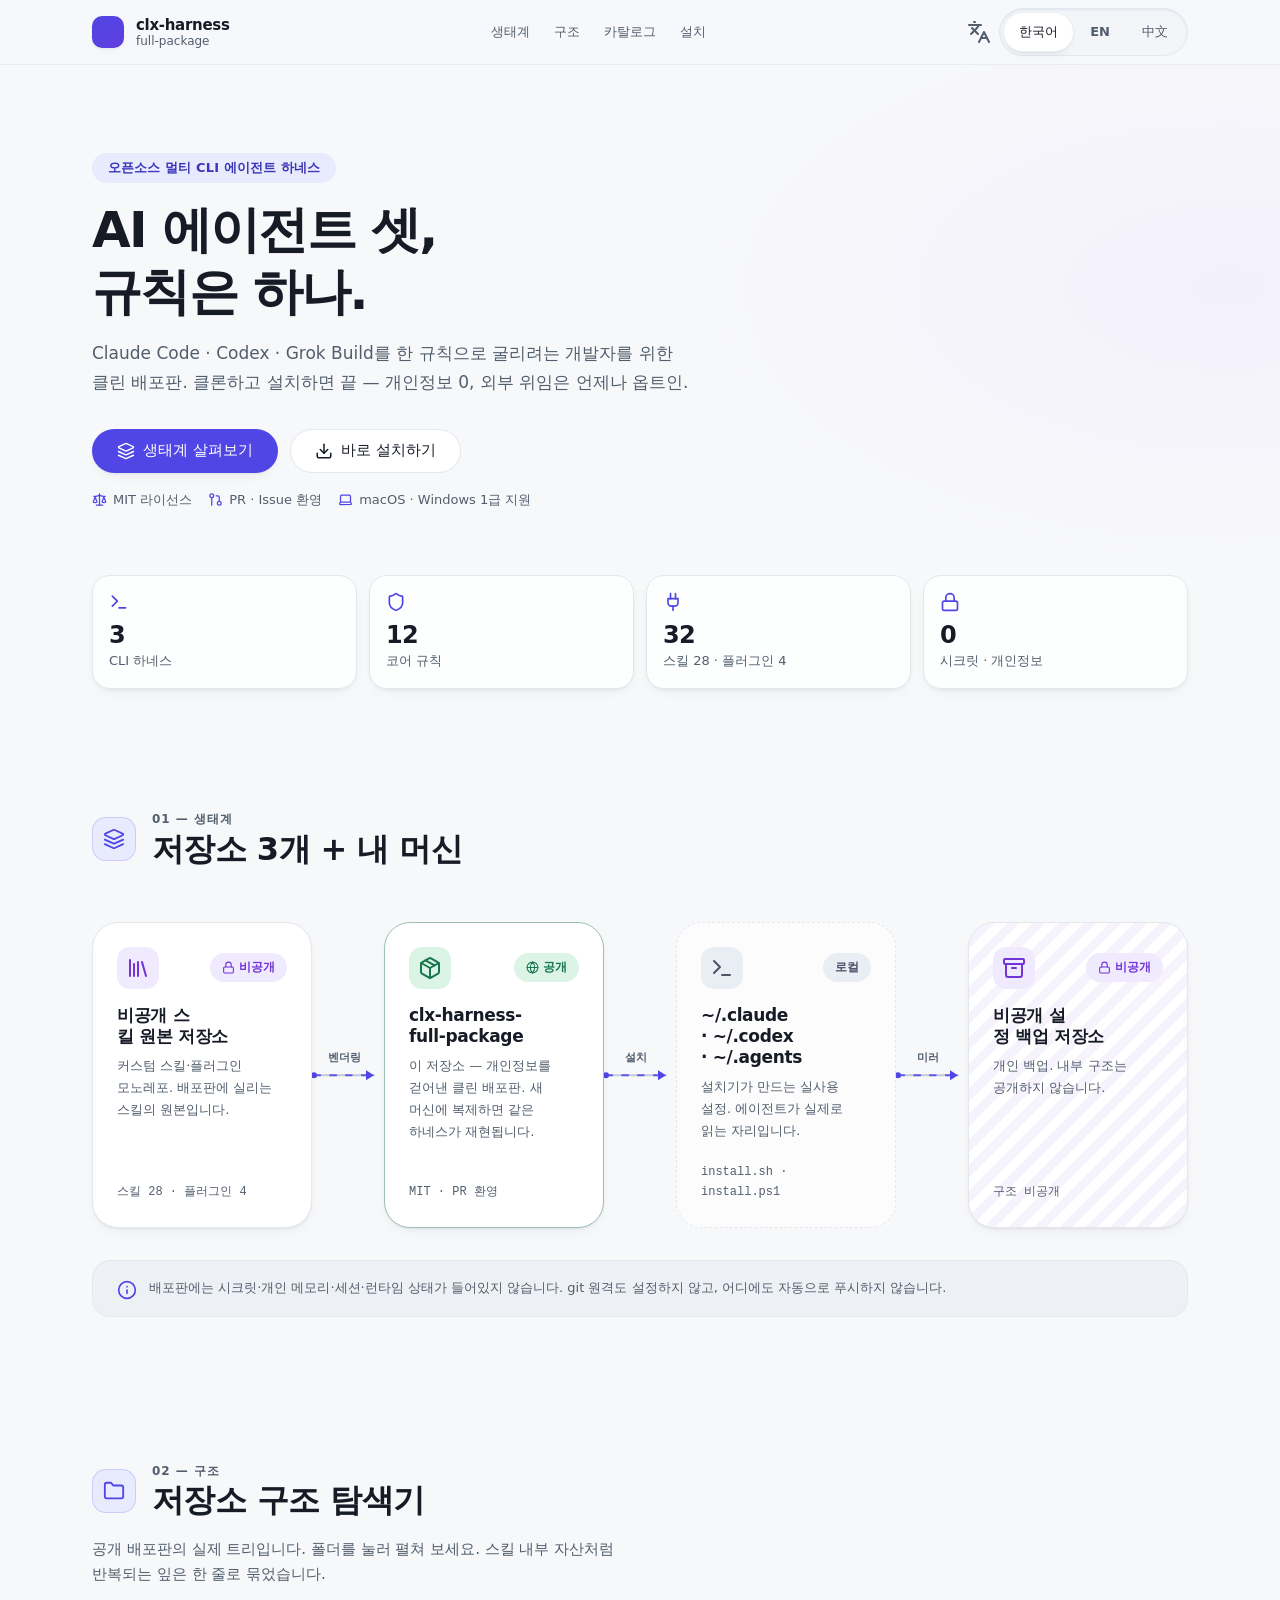
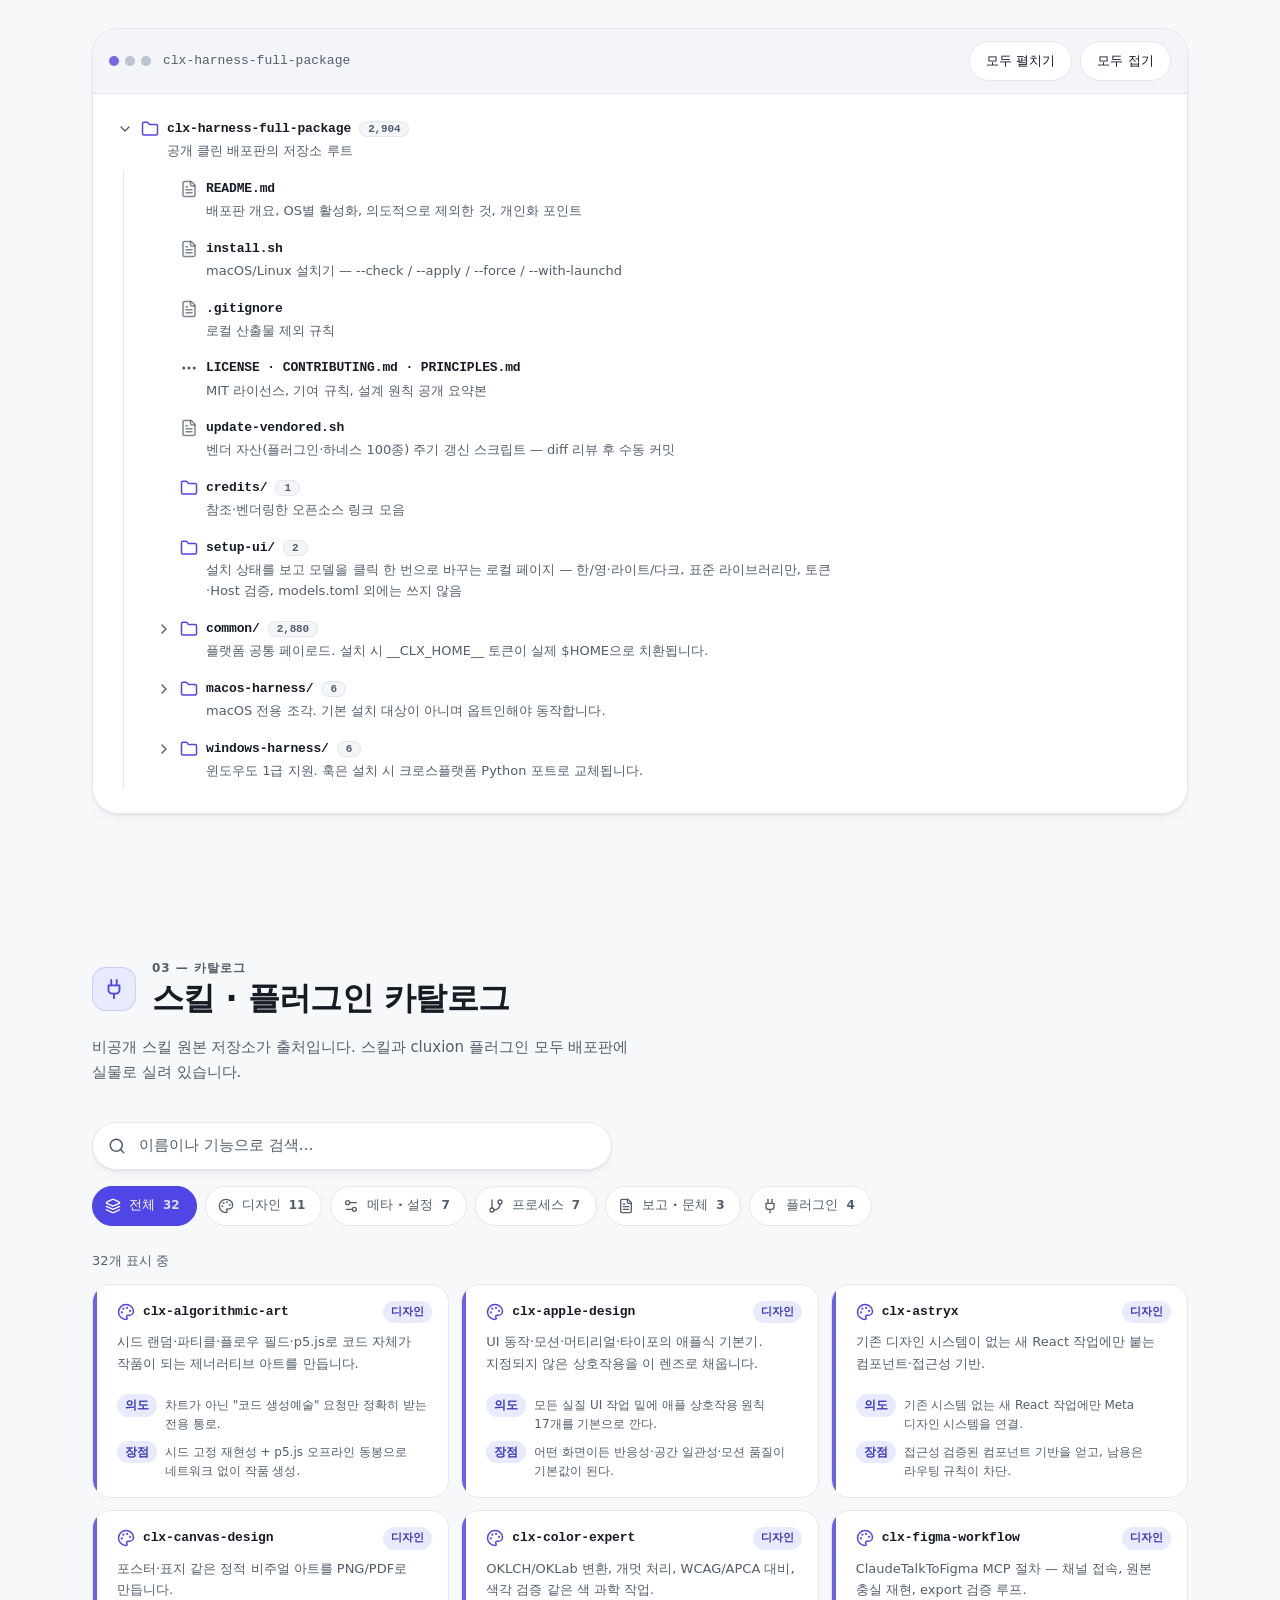
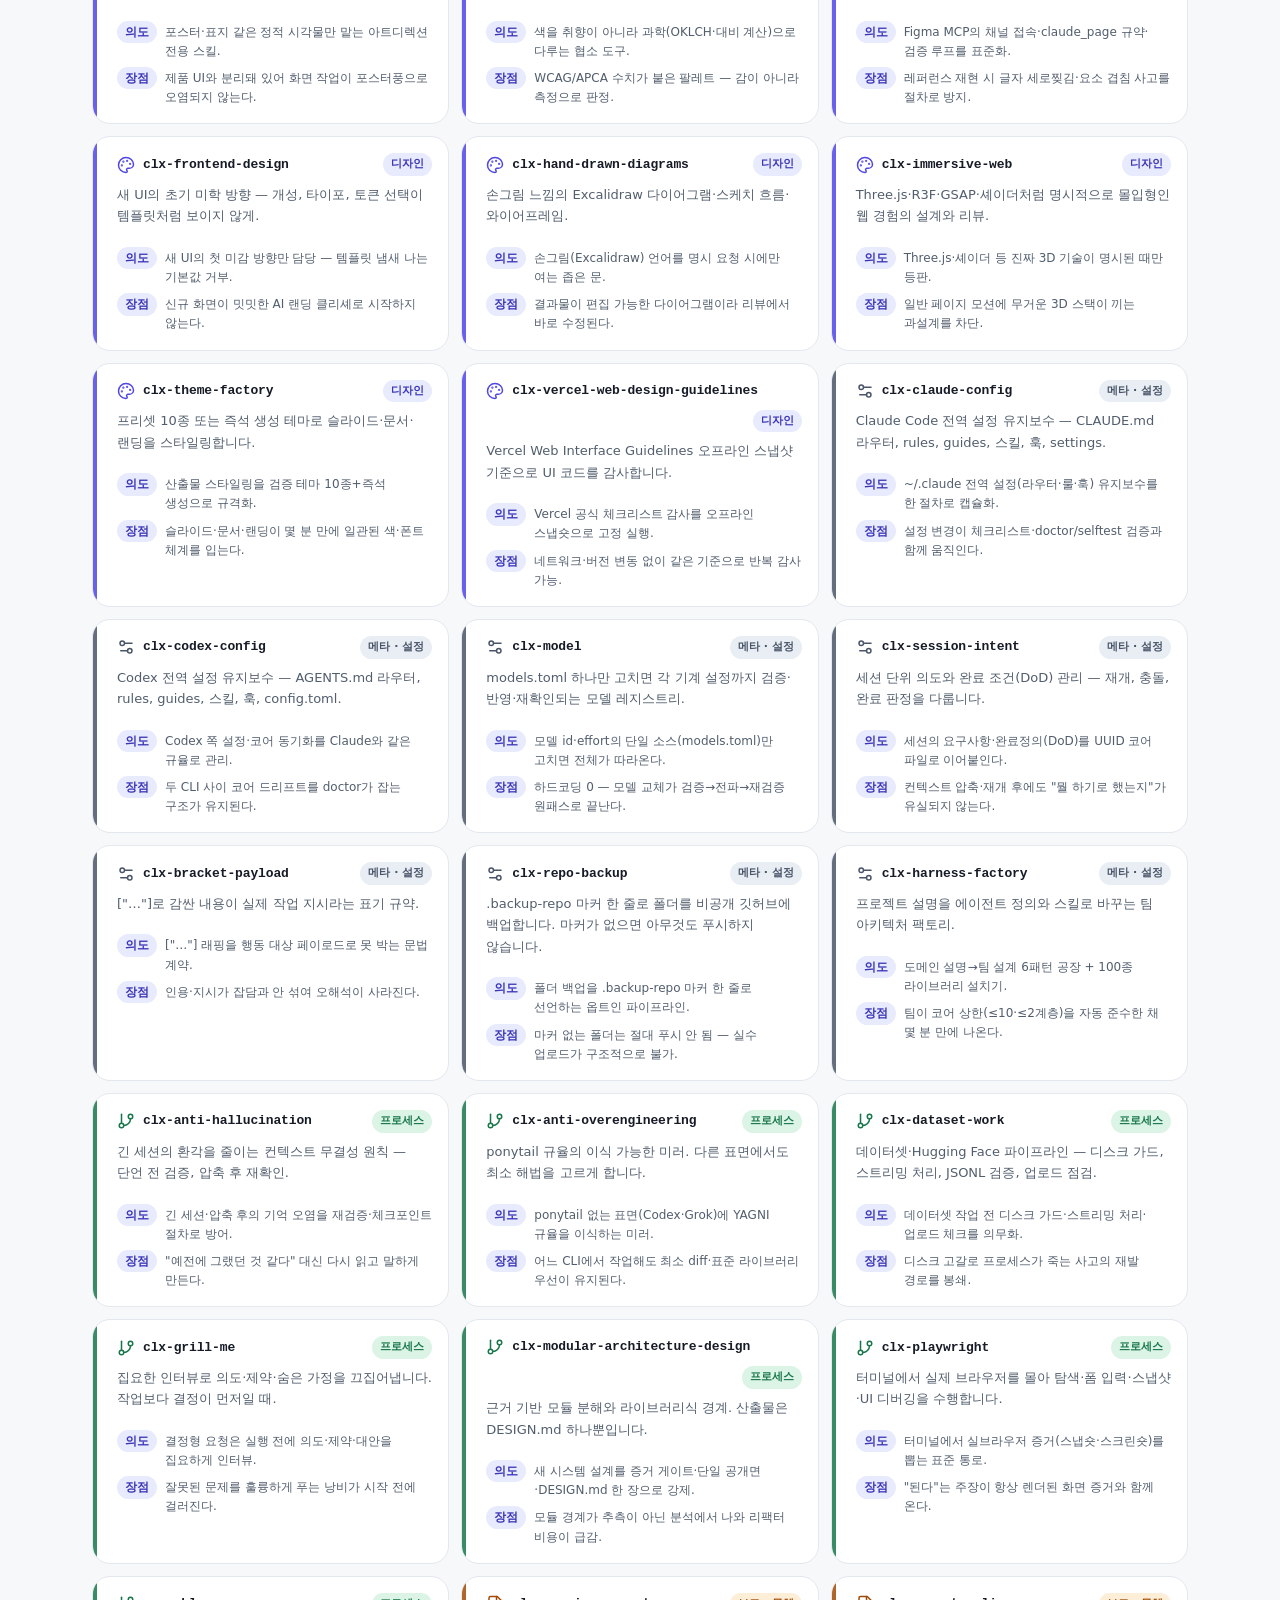
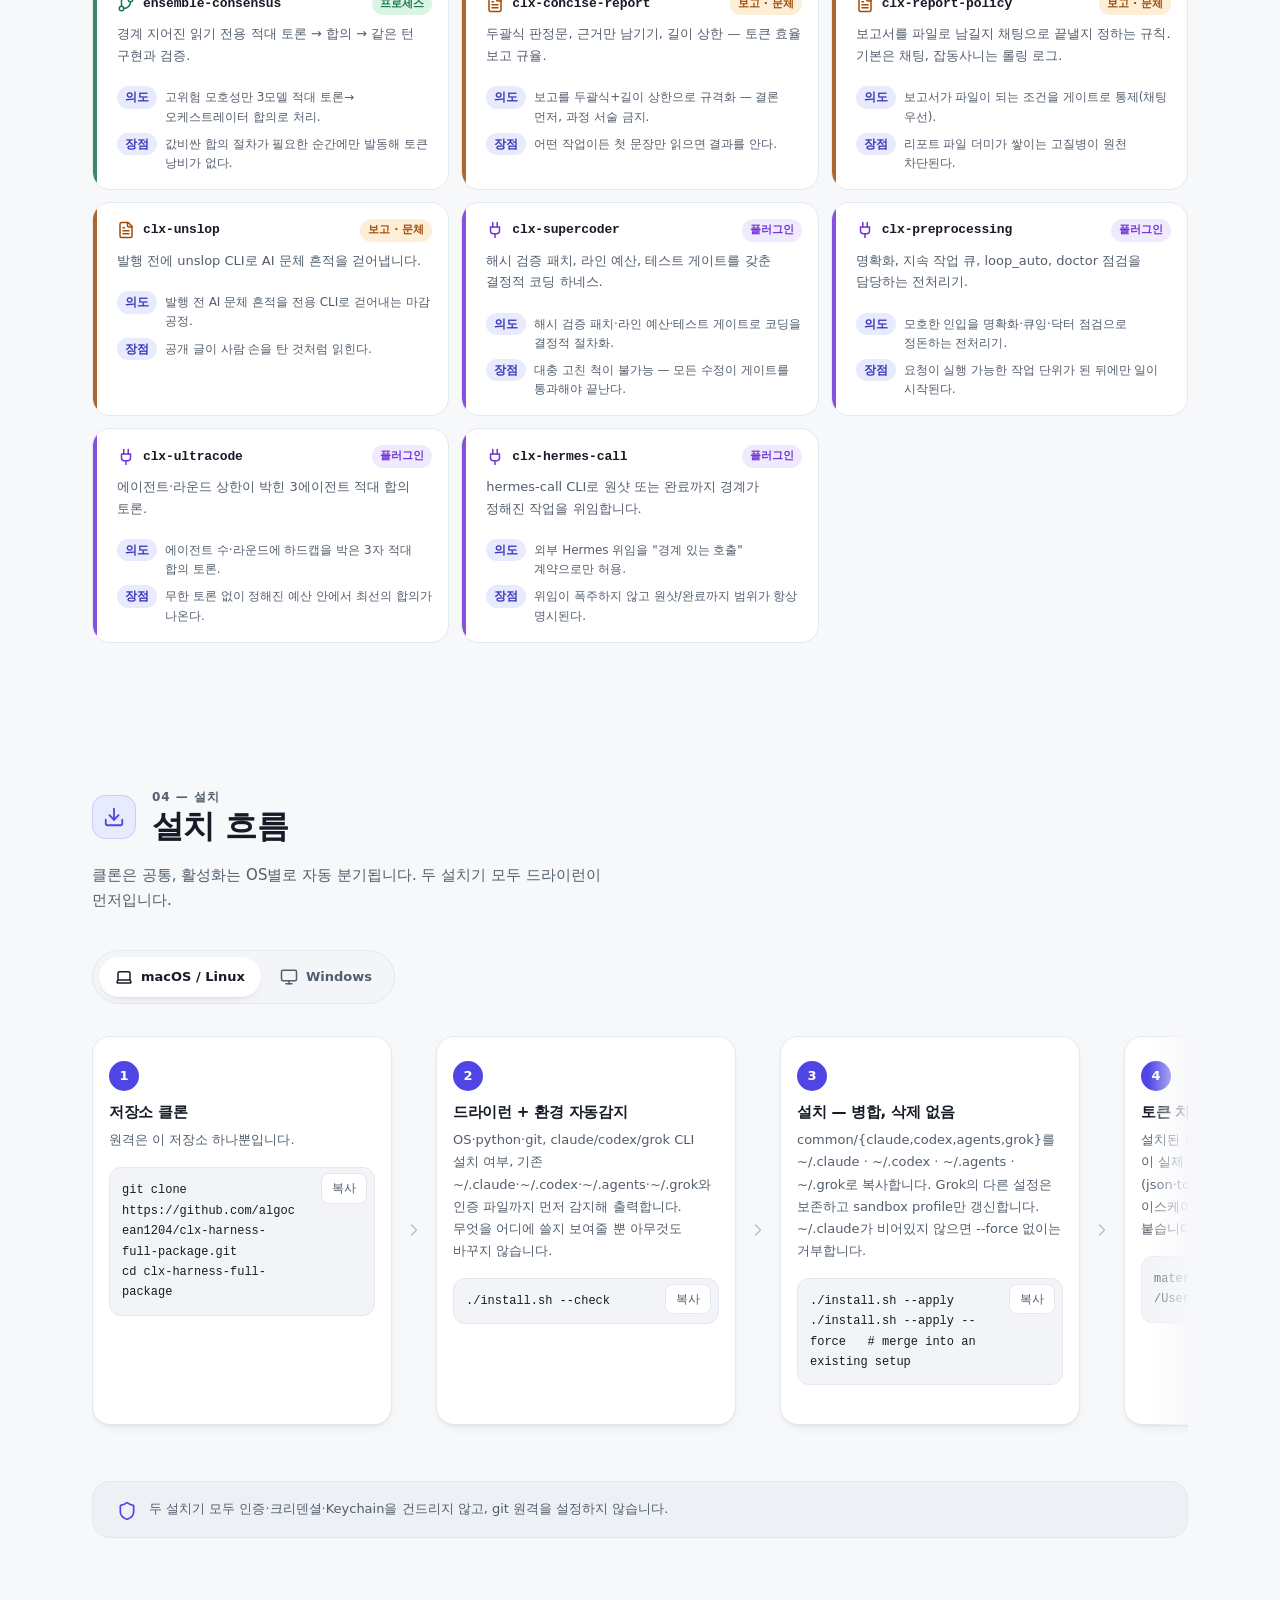
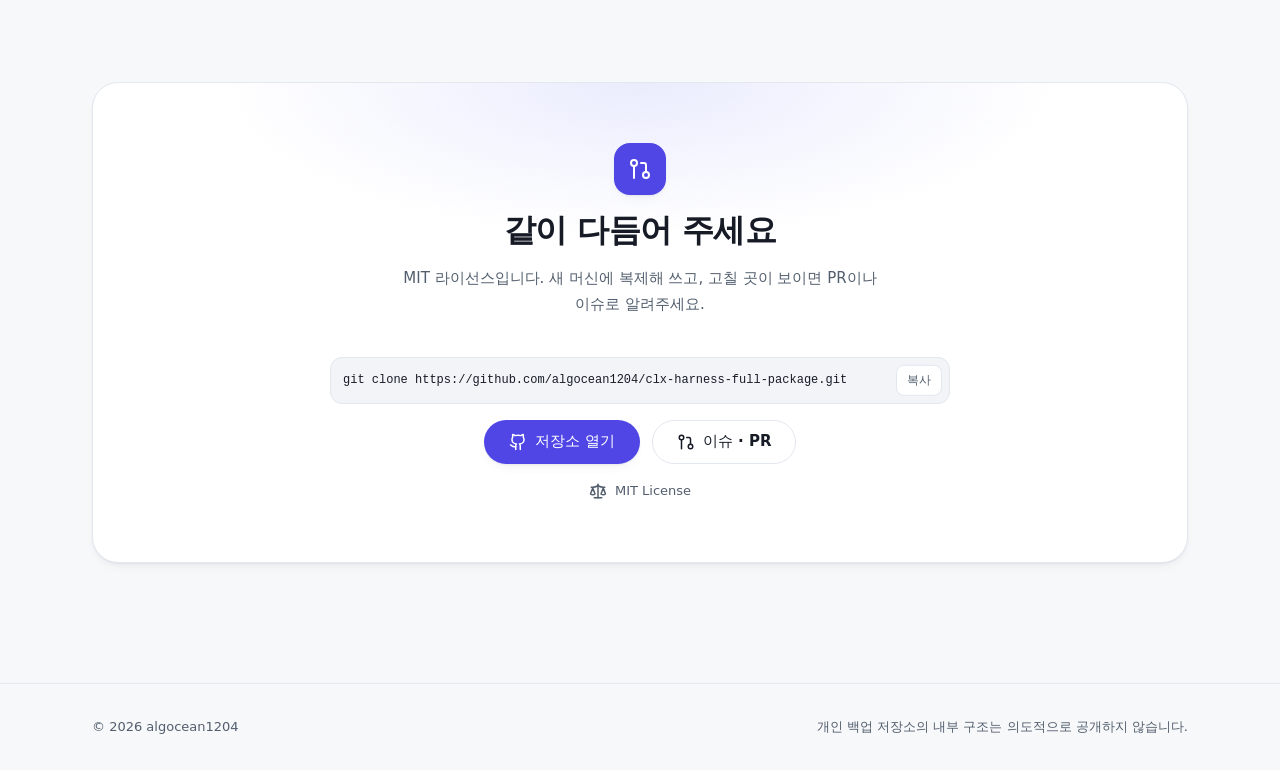
<file: docs/index.html>
<!doctype html>
<html lang="ko">
<head>
<meta charset="utf-8">
<meta name="viewport" content="width=device-width, initial-scale=1">
<title>clx 에이전트 하네스 — AI 에이전트 셋, 규칙은 하나</title>
<meta name="description" content="Claude Code · Codex · Grok Build를 단일 코어 규칙으로 묶는 오픈소스 멀티 CLI 에이전트 하네스 클린 배포판. 개인정보 0, macOS·Windows 1급 지원.">
<meta name="color-scheme" content="light dark">
<link rel="canonical" href="https://algocean1204.github.io/clx-harness-full-package/">
<meta property="og:type" content="website">
<meta property="og:title" content="clx 에이전트 하네스 — AI 에이전트 셋, 규칙은 하나">
<meta property="og:description" content="Claude Code · Codex · Grok Build를 단일 코어 규칙으로 묶는 오픈소스 클린 배포판. 개인정보 0, macOS·Windows 1급 지원.">
<meta property="og:url" content="https://algocean1204.github.io/clx-harness-full-package/">
<link rel="icon" href="data:image/svg+xml,%3Csvg xmlns='http://www.w3.org/2000/svg' viewBox='0 0 32 32'%3E%3Crect width='32' height='32' rx='8' fill='%234F46E5'/%3E%3Cpath d='M11 11l-4 5 4 5M21 11l4 5-4 5M18 9l-4 14' fill='none' stroke='%23FFFFFF' stroke-width='2.4' stroke-linecap='round' stroke-linejoin='round'/%3E%3C/svg%3E">
<link rel="stylesheet" href="style.css">
</head>
<body>
<a class="skip-link" href="#main" data-i18n="skip">본문으로 건너뛰기</a>

<header class="site-header">
  <div class="wrap header-inner">
    <a class="brand" href="#main">
      <span class="brand-mark" aria-hidden="true"></span>
      <span class="brand-text">
        <span class="brand-name">clx-harness</span>
        <span class="brand-sub" data-i18n="brandSub">full-package</span>
      </span>
    </a>

    <nav class="site-nav" aria-label="섹션" data-i18n-attr="aria-label" data-i18n="navAria">
      <a href="#ecosystem" data-i18n="navEco">생태계</a>
      <a href="#structure" data-i18n="navTree">구조</a>
      <a href="#catalog" data-i18n="navCat">카탈로그</a>
      <a href="#install" data-i18n="navIns">설치</a>
    </nav>

    <div class="lang">
      <span class="lang-icon" aria-hidden="true" data-icon="languages"></span>
      <div class="seg" id="langSeg" role="group" aria-label="Language / 언어 / 语言">
        <span class="seg-thumb" aria-hidden="true"></span>
        <button type="button" class="seg-btn" data-lang="ko" lang="ko">한국어</button>
        <button type="button" class="seg-btn" data-lang="en" lang="en">EN</button>
        <button type="button" class="seg-btn" data-lang="zh" lang="zh-Hans">中文</button>
      </div>
    </div>
  </div>
</header>

<main id="main">

  <!-- 1. Hero -->
  <section class="hero" aria-labelledby="heroTitle">
    <div class="wrap">
      <p class="eyebrow" data-i18n="heroEyebrow">오픈소스 멀티 CLI 에이전트 하네스</p>
      <h1 id="heroTitle" data-i18n="heroTitle">AI 에이전트 셋, 규칙은 하나.</h1>
      <p class="lede" data-i18n="heroLede">Claude Code · Codex · Grok Build를 한 규칙으로 굴리려는 개발자를 위한 클린 배포판. 클론하고 설치하면 끝 — 개인정보 0, 외부 위임은 언제나 옵트인.</p>
      <div class="hero-actions">
        <a class="btn btn-primary" href="#ecosystem"><span data-icon="boxes" aria-hidden="true"></span><span data-i18n="heroCta1">생태계 살펴보기</span></a>
        <a class="btn btn-ghost" href="#install"><span data-icon="download" aria-hidden="true"></span><span data-i18n="heroCta2">바로 설치하기</span></a>
      </div>
      <ul class="hero-badges">
        <li><span data-icon="scale" aria-hidden="true"></span><span data-i18n="heroBadge1">MIT 라이선스</span></li>
        <li><span data-icon="pull-request" aria-hidden="true"></span><span data-i18n="heroBadge2">PR · Issue 환영</span></li>
        <li><span data-icon="laptop" aria-hidden="true"></span><span data-i18n="heroBadge3">macOS · Windows 1급 지원</span></li>
      </ul>
      <ul class="facts">
        <li><span class="fact-icon" data-icon="terminal" aria-hidden="true"></span><strong>3</strong><span data-i18n="fact1">CLI 하네스</span></li>
        <li><span class="fact-icon" data-icon="shield" aria-hidden="true"></span><strong>12</strong><span data-i18n="fact2">코어 규칙</span></li>
        <li><span class="fact-icon" data-icon="plug" aria-hidden="true"></span><strong>32</strong><span data-i18n="fact3">스킬 28 · 플러그인 4</span></li>
        <li><span class="fact-icon" data-icon="lock" aria-hidden="true"></span><strong>0</strong><span data-i18n="fact4">시크릿 · 개인정보</span></li>
      </ul>
    </div>
  </section>

  <!-- 2. Ecosystem -->
  <section id="ecosystem" class="wrap section" aria-labelledby="ecoTitle">
    <div class="section-head">
      <span class="section-icon" data-icon="boxes" aria-hidden="true"></span>
      <div>
        <p class="kicker" data-i18n="ecoKicker">01 — 생태계</p>
        <h2 id="ecoTitle" data-i18n="ecoTitle">저장소 3개 + 내 머신</h2>
      </div>
    </div>

    <div class="eco-canvas" id="ecoCanvas">
      <svg class="eco-links" id="ecoLinks" aria-hidden="true" focusable="false"></svg>
      <p class="sr-only" data-i18n="ecoFlowSr">흐름: 비공개 스킬 원본 저장소의 스킬이 clx-harness-full-package 배포판에 벤더링되고, 설치기가 이를 로컬 설정으로 펼친 뒤, 로컬 설정이 개인 백업 저장소로 미러링됩니다.</p>

      <ol class="eco-grid">
        <li class="node node-private" id="eco-1">
          <div class="node-head">
            <span class="node-icon" data-icon="library" aria-hidden="true"></span>
            <span class="badge badge-private"><span data-icon="lock" aria-hidden="true"></span><span data-i18n="badgePrivate">비공개</span></span>
          </div>
          <h3 class="node-name" data-i18n="nodeSkillbookName">비공개 스킬 원본 저장소</h3>
          <p class="node-role" data-i18n="nodeSkillbook">커스텀 스킬·플러그인 모노레포. 배포판에 실리는 스킬의 원본입니다.</p>
          <p class="node-meta" data-i18n="nodeSkillbookMeta">스킬 28 · 플러그인 4</p>
        </li>

        <li class="node node-public" id="eco-2">
          <div class="node-head">
            <span class="node-icon" data-icon="package" aria-hidden="true"></span>
            <span class="badge badge-public"><span data-icon="globe" aria-hidden="true"></span><span data-i18n="badgePublic">공개</span></span>
          </div>
          <h3 class="node-name">clx-harness-full-package</h3>
          <p class="node-role" data-i18n="nodeHermess">이 저장소 — 개인정보를 걷어낸 클린 배포판. 새 머신에 그대로 복제해 같은 하네스를 재현합니다.</p>
          <p class="node-meta" data-i18n="nodeHermessMeta">MIT · PR 환영</p>
        </li>

        <li class="node node-live" id="eco-3">
          <div class="node-head">
            <span class="node-icon" data-icon="terminal" aria-hidden="true"></span>
            <span class="badge badge-live" data-i18n="badgeLocal">로컬</span>
          </div>
          <h3 class="node-name">~/.claude · ~/.codex · ~/.agents</h3>
          <p class="node-role" data-i18n="nodeLive">설치기가 만드는 실사용 설정. 에이전트가 실제로 읽는 자리입니다.</p>
          <p class="node-meta" data-i18n="nodeLiveMeta">install.sh · install.ps1</p>
        </li>

        <li class="node node-private node-opaque" id="eco-4">
          <div class="node-head">
            <span class="node-icon" data-icon="archive" aria-hidden="true"></span>
            <span class="badge badge-private"><span data-icon="lock" aria-hidden="true"></span><span data-i18n="badgePrivate">비공개</span></span>
          </div>
          <h3 class="node-name" data-i18n="nodeBackupName">비공개 설정 백업 저장소</h3>
          <p class="node-role" data-i18n="nodeBackup">개인 백업. 내부 구조는 공개하지 않습니다.</p>
          <p class="node-meta" data-i18n="nodeBackupMeta">구조 비공개</p>
        </li>
      </ol>
    </div>

    <p class="note"><span data-icon="info" aria-hidden="true"></span><span data-i18n="ecoNote">배포판에는 시크릿·개인 메모리·세션·런타임 상태가 들어있지 않습니다. git 원격도 설정하지 않고, 어디에도 자동으로 푸시하지 않습니다.</span></p>
  </section>

  <!-- 3. Structure explorer -->
  <section id="structure" class="wrap section" aria-labelledby="treeTitle">
    <div class="section-head">
      <span class="section-icon" data-icon="folder" aria-hidden="true"></span>
      <div>
        <p class="kicker" data-i18n="treeKicker">02 — 구조</p>
        <h2 id="treeTitle" data-i18n="treeTitle">저장소 구조 탐색기</h2>
      </div>
    </div>
    <p class="section-lede" data-i18n="treeLede">공개 배포판의 실제 트리입니다. 폴더를 눌러 펼쳐 보세요.</p>

    <div class="tree-shell">
      <div class="tree-bar">
        <span class="tree-dots" aria-hidden="true"><i></i><i></i><i></i></span>
        <span class="tree-path mono">clx-harness-full-package</span>
        <span class="tree-actions">
          <button type="button" class="btn btn-small" id="treeExpand" data-i18n="treeExpand">모두 펼치기</button>
          <button type="button" class="btn btn-small" id="treeCollapse" data-i18n="treeCollapse">모두 접기</button>
        </span>
      </div>
      <div class="tree-scroll">
        <ul class="tree" id="tree" role="tree" aria-labelledby="treeTitle"></ul>
      </div>
    </div>
  </section>

  <!-- 4. Catalog -->
  <section id="catalog" class="wrap section" aria-labelledby="catTitle">
    <div class="section-head">
      <span class="section-icon" data-icon="plug" aria-hidden="true"></span>
      <div>
        <p class="kicker" data-i18n="catKicker">03 — 카탈로그</p>
        <h2 id="catTitle" data-i18n="catTitle">스킬 · 플러그인 카탈로그</h2>
      </div>
    </div>
    <p class="section-lede" data-i18n="catLede">비공개 스킬 원본 저장소가 출처입니다.</p>

    <div class="filters">
      <div class="search">
        <span class="search-icon" data-icon="search" aria-hidden="true"></span>
        <label class="sr-only" for="catSearch" data-i18n="catSearchLabel">스킬 검색</label>
        <input type="search" id="catSearch" autocomplete="off" spellcheck="false" placeholder="이름이나 기능으로 검색…" data-i18n-attr="placeholder" data-i18n="catSearchPlaceholder">
      </div>
      <div class="chips" id="catChips" role="group" aria-label="카테고리 필터" data-i18n-attr="aria-label" data-i18n="filterAria"></div>
    </div>

    <p class="result-count" id="catCount" role="status" aria-live="polite"></p>
    <ul class="cards" id="catGrid"></ul>
    <div class="empty" id="catEmpty" hidden>
      <p data-i18n="catEmpty">조건에 맞는 항목이 없습니다.</p>
      <button type="button" class="btn btn-small" id="catClear" data-i18n="catClear">필터 초기화</button>
    </div>
  </section>

  <!-- 5. Install -->
  <section id="install" class="wrap section" aria-labelledby="insTitle">
    <div class="section-head">
      <span class="section-icon" data-icon="download" aria-hidden="true"></span>
      <div>
        <p class="kicker" data-i18n="insKicker">04 — 설치</p>
        <h2 id="insTitle" data-i18n="insTitle">설치 흐름</h2>
      </div>
    </div>
    <p class="section-lede" data-i18n="insLede">클론은 공통, 활성화는 OS별로 자동 분기됩니다.</p>

    <div class="tabs" role="tablist" aria-label="OS">
      <button type="button" role="tab" id="tab-mac" aria-controls="panel-mac" aria-selected="true" class="tab">
        <span data-icon="laptop" aria-hidden="true"></span><span>macOS / Linux</span>
      </button>
      <button type="button" role="tab" id="tab-win" aria-controls="panel-win" aria-selected="false" tabindex="-1" class="tab">
        <span data-icon="monitor" aria-hidden="true"></span><span>Windows</span>
      </button>
    </div>

    <div id="panel-mac" role="tabpanel" aria-labelledby="tab-mac" class="panel">
      <ol class="steps" id="stepsMac"></ol>
    </div>
    <div id="panel-win" role="tabpanel" aria-labelledby="tab-win" class="panel" hidden>
      <ol class="steps" id="stepsWin"></ol>
    </div>

    <p class="note"><span data-icon="shield" aria-hidden="true"></span><span data-i18n="insNote">두 설치기 모두 인증·크리덴셜·Keychain을 건드리지 않고, git 원격을 설정하지 않습니다.</span></p>
  </section>

  <!-- 6. CTA -->
  <section id="cta" class="wrap section" aria-labelledby="ctaTitle">
    <div class="cta-card">
      <span class="cta-icon" data-icon="pull-request" aria-hidden="true"></span>
      <h2 id="ctaTitle" data-i18n="ctaTitle">같이 다듬어 주세요</h2>
      <p data-i18n="ctaBody">MIT 라이선스입니다. 새 머신에 복제해 쓰고, 고칠 곳이 보이면 PR이나 이슈로 알려주세요.</p>
      <div class="codebox cta-clone"><pre><code>git clone https://github.com/algocean1204/clx-harness-full-package.git</code></pre><button type="button" class="copy-btn" aria-live="polite" aria-label="복사: git clone" data-i18n="copyBtn">복사</button></div>
      <div class="cta-actions">
        <a class="btn btn-primary" href="https://github.com/algocean1204/clx-harness-full-package">
          <span data-icon="github" aria-hidden="true"></span><span data-i18n="ctaRepo">저장소 열기</span>
        </a>
        <a class="btn btn-ghost" href="https://github.com/algocean1204/clx-harness-full-package/issues">
          <span data-icon="pull-request" aria-hidden="true"></span><span data-i18n="ctaIssues">이슈 · PR</span>
        </a>
      </div>
      <p class="cta-license"><span data-icon="scale" aria-hidden="true"></span><span data-i18n="ctaLicense">MIT License</span></p>
    </div>
  </section>
</main>

<footer class="site-footer">
  <div class="wrap footer-inner">
    <p>© 2026 algocean1204</p>
    <p data-i18n="footerNote">개인 백업 저장소의 내부 구조는 의도적으로 공개하지 않습니다.</p>
  </div>
</footer>

<script src="app.js"></script>
</body>
</html>
</file>
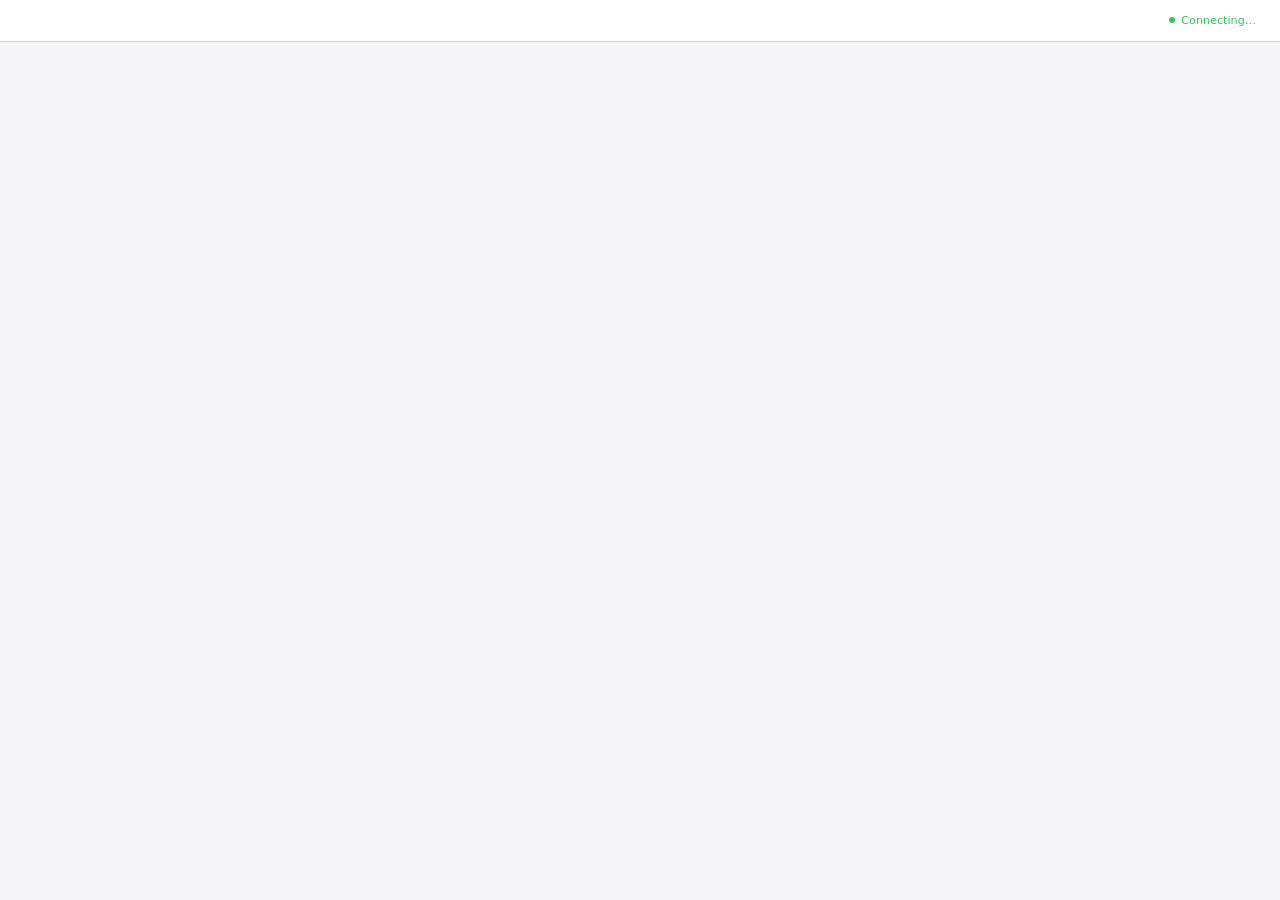
<file: common/claude/skills/brainstorming/scripts/frame-template.html>
<!DOCTYPE html>
<html>
<head>
  <meta charset="utf-8">
  <title>Superpowers Brainstorming</title>
  <style>
    /*
     * BRAINSTORM COMPANION FRAME TEMPLATE
     *
     * This template provides a consistent frame with:
     * - OS-aware light/dark theming
     * - Header branding and connection status
     * - Scrollable main content area
     * - CSS helpers for common UI patterns
     *
     * Content is injected via placeholder comment in #frame-content.
     */

    * { box-sizing: border-box; margin: 0; padding: 0; }
    html, body { height: 100%; overflow: hidden; }

    /* ===== THEME VARIABLES ===== */
    :root {
      --bg-primary: #f5f5f7;
      --bg-secondary: #ffffff;
      --bg-tertiary: #e5e5e7;
      --border: #d1d1d6;
      --text-primary: #1d1d1f;
      --text-secondary: #86868b;
      --text-tertiary: #aeaeb2;
      --accent: #0071e3;
      --accent-hover: #0077ed;
      --success: #34c759;
      --warning: #ff9f0a;
      --error: #ff3b30;
      --selected-bg: #e8f4fd;
      --selected-border: #0071e3;
    }

    @media (prefers-color-scheme: dark) {
      :root {
        --bg-primary: #1d1d1f;
        --bg-secondary: #2d2d2f;
        --bg-tertiary: #3d3d3f;
        --border: #424245;
        --text-primary: #f5f5f7;
        --text-secondary: #86868b;
        --text-tertiary: #636366;
        --accent: #0a84ff;
        --accent-hover: #409cff;
        --selected-bg: rgba(10, 132, 255, 0.15);
        --selected-border: #0a84ff;
      }
    }

    body {
      font-family: system-ui, -apple-system, BlinkMacSystemFont, sans-serif;
      background: var(--bg-primary);
      color: var(--text-primary);
      display: flex;
      flex-direction: column;
      line-height: 1.5;
    }

    /* ===== FRAME STRUCTURE ===== */
    .brand { display: flex; align-items: center; min-width: 0; overflow: hidden; color: var(--text-secondary); line-height: 1; }
    .brand a { color: inherit; text-decoration: none; display: flex; align-items: center; gap: 0.5rem; min-width: 0; max-width: 100%; line-height: 1; }
    .brand-copy { display: block; min-width: 0; overflow: hidden; text-overflow: ellipsis; white-space: nowrap; line-height: 1; transform: translateY(-1px); }
    .brand-logo { display: block; height: 1em; width: auto; max-width: 180px; flex-shrink: 0; filter: invert(1); }
    @media (prefers-color-scheme: dark) {
      .brand-logo { filter: none; }
    }
    .status { font-size: 0.7rem; color: var(--status-color, var(--success)); display: flex; align-items: center; gap: 0.4rem; justify-self: end; white-space: nowrap; line-height: 1; }
    .status::before { content: ''; width: 6px; height: 6px; background: var(--status-color, var(--success)); border-radius: 50%; }

    .main { flex: 1; overflow-y: auto; }
    #frame-content { padding: 2rem; min-height: 100%; }

    .header {
      background: var(--bg-secondary);
      border-bottom: 1px solid var(--border);
      padding: 0.5rem 1.5rem;
      flex-shrink: 0;
      display: grid;
      grid-template-columns: minmax(0, 1fr) auto;
      align-items: center;
      gap: 1rem;
      min-height: 42px;
    }
    .header .brand { justify-self: start; width: 100%; font-size: 0.75rem; line-height: 1; }
    .header .status { grid-column: 2; line-height: 1; }
    .header span {
      font-size: 0.75rem;
      color: var(--text-secondary);
    }
    .header .selected-text {
      color: var(--accent);
      font-weight: 500;
    }

    /* ===== TYPOGRAPHY ===== */
    h2 { font-size: 1.5rem; font-weight: 600; margin-bottom: 0.5rem; }
    h3 { font-size: 1.1rem; font-weight: 600; margin-bottom: 0.25rem; }
    .subtitle { color: var(--text-secondary); margin-bottom: 1.5rem; }
    .section { margin-bottom: 2rem; }
    .label { font-size: 0.7rem; color: var(--text-secondary); text-transform: uppercase; letter-spacing: 0.05em; margin-bottom: 0.5rem; }

    /* ===== OPTIONS (for A/B/C choices) ===== */
    .options { display: flex; flex-direction: column; gap: 0.75rem; }
    .option {
      background: var(--bg-secondary);
      border: 2px solid var(--border);
      border-radius: 12px;
      padding: 1rem 1.25rem;
      cursor: pointer;
      transition: all 0.15s ease;
      display: flex;
      align-items: flex-start;
      gap: 1rem;
    }
    .option:hover { border-color: var(--accent); }
    .option.selected { background: var(--selected-bg); border-color: var(--selected-border); }
    .option .letter {
      background: var(--bg-tertiary);
      color: var(--text-secondary);
      width: 1.75rem; height: 1.75rem;
      border-radius: 6px;
      display: flex; align-items: center; justify-content: center;
      font-weight: 600; font-size: 0.85rem; flex-shrink: 0;
    }
    .option.selected .letter { background: var(--accent); color: white; }
    .option .content { flex: 1; }
    .option .content h3 { font-size: 0.95rem; margin-bottom: 0.15rem; }
    .option .content p { color: var(--text-secondary); font-size: 0.85rem; margin: 0; }

    /* ===== CARDS (for showing designs/mockups) ===== */
    .cards { display: grid; grid-template-columns: repeat(auto-fit, minmax(280px, 1fr)); gap: 1rem; }
    .card {
      background: var(--bg-secondary);
      border: 1px solid var(--border);
      border-radius: 12px;
      overflow: hidden;
      cursor: pointer;
      transition: all 0.15s ease;
    }
    .card:hover { border-color: var(--accent); transform: translateY(-2px); box-shadow: 0 4px 12px rgba(0,0,0,0.1); }
    .card.selected { border-color: var(--selected-border); border-width: 2px; }
    .card-image { background: var(--bg-tertiary); aspect-ratio: 16/10; display: flex; align-items: center; justify-content: center; }
    .card-body { padding: 1rem; }
    .card-body h3 { margin-bottom: 0.25rem; }
    .card-body p { color: var(--text-secondary); font-size: 0.85rem; }

    /* ===== MOCKUP CONTAINER ===== */
    .mockup {
      background: var(--bg-secondary);
      border: 1px solid var(--border);
      border-radius: 12px;
      overflow: hidden;
      margin-bottom: 1.5rem;
    }
    .mockup-header {
      background: var(--bg-tertiary);
      padding: 0.5rem 1rem;
      font-size: 0.75rem;
      color: var(--text-secondary);
      border-bottom: 1px solid var(--border);
    }
    .mockup-body { padding: 1.5rem; }

    /* ===== SPLIT VIEW (side-by-side comparison) ===== */
    .split { display: grid; grid-template-columns: 1fr 1fr; gap: 1.5rem; }
    @media (max-width: 700px) { .split { grid-template-columns: 1fr; } }

    /* ===== PROS/CONS ===== */
    .pros-cons { display: grid; grid-template-columns: 1fr 1fr; gap: 1rem; margin: 1rem 0; }
    .pros, .cons { background: var(--bg-secondary); border-radius: 8px; padding: 1rem; }
    .pros h4 { color: var(--success); font-size: 0.85rem; margin-bottom: 0.5rem; }
    .cons h4 { color: var(--error); font-size: 0.85rem; margin-bottom: 0.5rem; }
    .pros ul, .cons ul { margin-left: 1.25rem; font-size: 0.85rem; color: var(--text-secondary); }
    .pros li, .cons li { margin-bottom: 0.25rem; }

    /* ===== PLACEHOLDER (for mockup areas) ===== */
    .placeholder {
      background: var(--bg-tertiary);
      border: 2px dashed var(--border);
      border-radius: 8px;
      padding: 2rem;
      text-align: center;
      color: var(--text-tertiary);
    }

    /* ===== INLINE MOCKUP ELEMENTS ===== */
    .mock-nav { background: var(--accent); color: white; padding: 0.75rem 1rem; display: flex; gap: 1.5rem; font-size: 0.9rem; }
    .mock-sidebar { background: var(--bg-tertiary); padding: 1rem; min-width: 180px; }
    .mock-content { padding: 1.5rem; flex: 1; }
    .mock-button { background: var(--accent); color: white; border: none; padding: 0.5rem 1rem; border-radius: 6px; font-size: 0.85rem; }
    .mock-input { background: var(--bg-primary); border: 1px solid var(--border); border-radius: 6px; padding: 0.5rem; width: 100%; }
  </style>
</head>
<body>
  <div class="header">
    <!-- BRANDING -->
    <div class="status">Connecting…</div>
  </div>

  <div class="main">
    <div id="frame-content">
      <!-- CONTENT -->
    </div>
  </div>

</body>
</html>
</file>
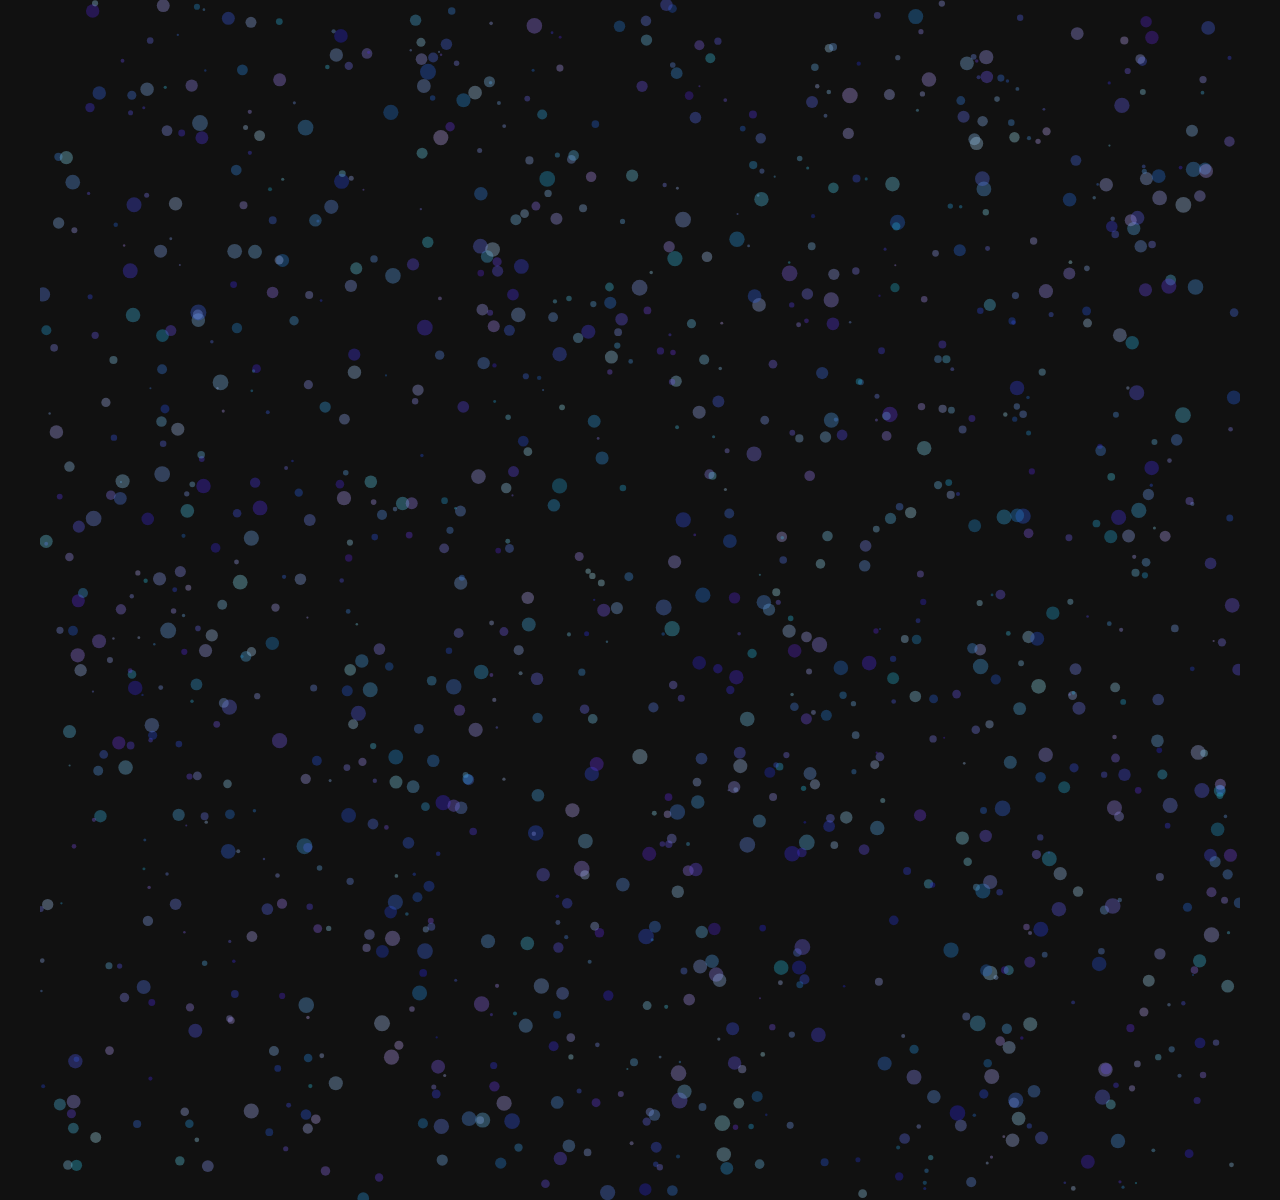
<file: common/claude/skills/clx-algorithmic-art/assets/offline-canvas-template.html>
<!doctype html>
<html lang="en">
<meta charset="utf-8">
<meta name="viewport" content="width=device-width,initial-scale=1">
<title>Seeded canvas study</title>
<style>
  html,body{margin:0;min-height:100%;background:#111;color:#eee;font:14px system-ui}
  main{display:grid;place-items:center;min-height:100vh}
  canvas{max-width:100%;height:auto}
</style>
<main><canvas id="art" width="1200" height="1200" aria-label="Generative artwork"></canvas></main>
<script>
  const canvas=document.querySelector('#art');
  const ctx=canvas.getContext('2d');
  let state=0x12345678;
  const random=()=>((state=(1664525*state+1013904223)>>>0)/4294967296);
  ctx.fillStyle='#111'; ctx.fillRect(0,0,canvas.width,canvas.height);
  for(let i=0;i<1200;i+=1){
    const x=random()*canvas.width, y=random()*canvas.height;
    const radius=1+random()*7;
    ctx.fillStyle=`hsl(${190+random()*70} 70% ${45+random()*35}% / .35)`;
    ctx.beginPath(); ctx.arc(x,y,radius,0,Math.PI*2); ctx.fill();
  }
</script>
</html>
</file>
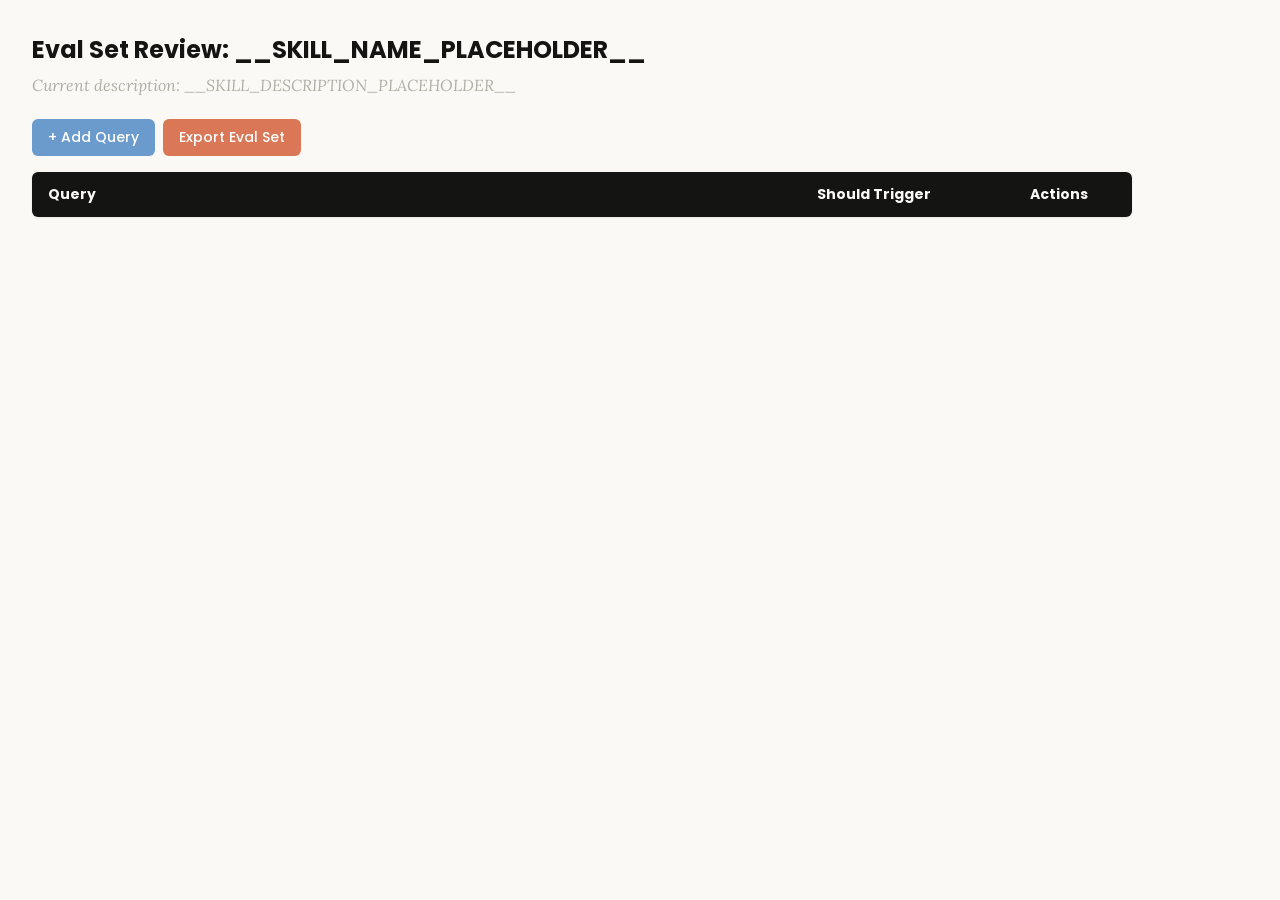
<file: common/claude/plugins-vendored/document-skills/skills/skill-creator/assets/eval_review.html>
<!DOCTYPE html>
<html lang="en">
<head>
  <meta charset="UTF-8">
  <meta name="viewport" content="width=device-width, initial-scale=1.0">
  <title>Eval Set Review - __SKILL_NAME_PLACEHOLDER__</title>
  <link rel="preconnect" href="https://fonts.googleapis.com">
  <link rel="preconnect" href="https://fonts.gstatic.com" crossorigin>
  <link href="https://fonts.googleapis.com/css2?family=Poppins:wght@500;600&family=Lora:wght@400;500&display=swap" rel="stylesheet">
  <style>
    * { box-sizing: border-box; margin: 0; padding: 0; }
    body { font-family: 'Lora', Georgia, serif; background: #faf9f5; padding: 2rem; color: #141413; }
    h1 { font-family: 'Poppins', sans-serif; margin-bottom: 0.5rem; font-size: 1.5rem; }
    .description { color: #b0aea5; margin-bottom: 1.5rem; font-style: italic; max-width: 900px; }
    .controls { margin-bottom: 1rem; display: flex; gap: 0.5rem; }
    .btn { font-family: 'Poppins', sans-serif; padding: 0.5rem 1rem; border: none; border-radius: 6px; cursor: pointer; font-size: 0.875rem; font-weight: 500; }
    .btn-add { background: #6a9bcc; color: white; }
    .btn-add:hover { background: #5889b8; }
    .btn-export { background: #d97757; color: white; }
    .btn-export:hover { background: #c4613f; }
    table { width: 100%; max-width: 1100px; border-collapse: collapse; background: white; border-radius: 6px; overflow: hidden; box-shadow: 0 1px 3px rgba(0,0,0,0.08); }
    th { font-family: 'Poppins', sans-serif; background: #141413; color: #faf9f5; padding: 0.75rem 1rem; text-align: left; font-size: 0.875rem; }
    td { padding: 0.75rem 1rem; border-bottom: 1px solid #e8e6dc; vertical-align: top; }
    tr:nth-child(even) td { background: #faf9f5; }
    tr:hover td { background: #f3f1ea; }
    .section-header td { background: #e8e6dc; font-family: 'Poppins', sans-serif; font-weight: 500; font-size: 0.8rem; color: #141413; text-transform: uppercase; letter-spacing: 0.05em; }
    .query-input { width: 100%; padding: 0.4rem; border: 1px solid #e8e6dc; border-radius: 4px; font-size: 0.875rem; font-family: 'Lora', Georgia, serif; resize: vertical; min-height: 60px; }
    .query-input:focus { outline: none; border-color: #d97757; box-shadow: 0 0 0 2px rgba(217,119,87,0.15); }
    .toggle { position: relative; display: inline-block; width: 44px; height: 24px; }
    .toggle input { opacity: 0; width: 0; height: 0; }
    .toggle .slider { position: absolute; inset: 0; background: #b0aea5; border-radius: 24px; cursor: pointer; transition: 0.2s; }
    .toggle .slider::before { content: ""; position: absolute; width: 18px; height: 18px; left: 3px; bottom: 3px; background: white; border-radius: 50%; transition: 0.2s; }
    .toggle input:checked + .slider { background: #d97757; }
    .toggle input:checked + .slider::before { transform: translateX(20px); }
    .btn-delete { background: #c44; color: white; padding: 0.3rem 0.6rem; border: none; border-radius: 4px; cursor: pointer; font-size: 0.75rem; font-family: 'Poppins', sans-serif; }
    .btn-delete:hover { background: #a33; }
    .summary { margin-top: 1rem; color: #b0aea5; font-size: 0.875rem; }
  </style>
</head>
<body>
  <h1>Eval Set Review: <span id="skill-name">__SKILL_NAME_PLACEHOLDER__</span></h1>
  <p class="description">Current description: <span id="skill-desc">__SKILL_DESCRIPTION_PLACEHOLDER__</span></p>

  <div class="controls">
    <button class="btn btn-add" onclick="addRow()">+ Add Query</button>
    <button class="btn btn-export" onclick="exportEvalSet()">Export Eval Set</button>
  </div>

  <table>
    <thead>
      <tr>
        <th style="width:65%">Query</th>
        <th style="width:18%">Should Trigger</th>
        <th style="width:10%">Actions</th>
      </tr>
    </thead>
    <tbody id="eval-body"></tbody>
  </table>

  <p class="summary" id="summary"></p>

  <script>
    const EVAL_DATA = __EVAL_DATA_PLACEHOLDER__;

    let evalItems = [...EVAL_DATA];

    function render() {
      const tbody = document.getElementById('eval-body');
      tbody.innerHTML = '';

      // Sort: should-trigger first, then should-not-trigger
      const sorted = evalItems
        .map((item, origIdx) => ({ ...item, origIdx }))
        .sort((a, b) => (b.should_trigger ? 1 : 0) - (a.should_trigger ? 1 : 0));

      let lastGroup = null;
      sorted.forEach(item => {
        const group = item.should_trigger ? 'trigger' : 'no-trigger';
        if (group !== lastGroup) {
          const headerRow = document.createElement('tr');
          headerRow.className = 'section-header';
          headerRow.innerHTML = `<td colspan="3">${item.should_trigger ? 'Should Trigger' : 'Should NOT Trigger'}</td>`;
          tbody.appendChild(headerRow);
          lastGroup = group;
        }

        const idx = item.origIdx;
        const tr = document.createElement('tr');
        tr.innerHTML = `
          <td><textarea class="query-input" onchange="updateQuery(${idx}, this.value)">${escapeHtml(item.query)}</textarea></td>
          <td>
            <label class="toggle">
              <input type="checkbox" ${item.should_trigger ? 'checked' : ''} onchange="updateTrigger(${idx}, this.checked)">
              <span class="slider"></span>
            </label>
            <span style="margin-left:8px;font-size:0.8rem;color:#b0aea5">${item.should_trigger ? 'Yes' : 'No'}</span>
          </td>
          <td><button class="btn-delete" onclick="deleteRow(${idx})">Delete</button></td>
        `;
        tbody.appendChild(tr);
      });
      updateSummary();
    }

    function escapeHtml(text) {
      const div = document.createElement('div');
      div.textContent = text;
      return div.innerHTML;
    }

    function updateQuery(idx, value) { evalItems[idx].query = value; updateSummary(); }
    function updateTrigger(idx, value) { evalItems[idx].should_trigger = value; render(); }
    function deleteRow(idx) { evalItems.splice(idx, 1); render(); }

    function addRow() {
      evalItems.push({ query: '', should_trigger: true });
      render();
      const inputs = document.querySelectorAll('.query-input');
      inputs[inputs.length - 1].focus();
    }

    function updateSummary() {
      const trigger = evalItems.filter(i => i.should_trigger).length;
      const noTrigger = evalItems.filter(i => !i.should_trigger).length;
      document.getElementById('summary').textContent =
        `${evalItems.length} queries total: ${trigger} should trigger, ${noTrigger} should not trigger`;
    }

    function exportEvalSet() {
      const valid = evalItems.filter(i => i.query.trim() !== '');
      const data = valid.map(i => ({ query: i.query.trim(), should_trigger: i.should_trigger }));
      const blob = new Blob([JSON.stringify(data, null, 2)], { type: 'application/json' });
      const url = URL.createObjectURL(blob);
      const a = document.createElement('a');
      a.href = url;
      a.download = 'eval_set.json';
      document.body.appendChild(a);
      a.click();
      document.body.removeChild(a);
      URL.revokeObjectURL(url);
    }

    render();
  </script>
</body>
</html>
</file>
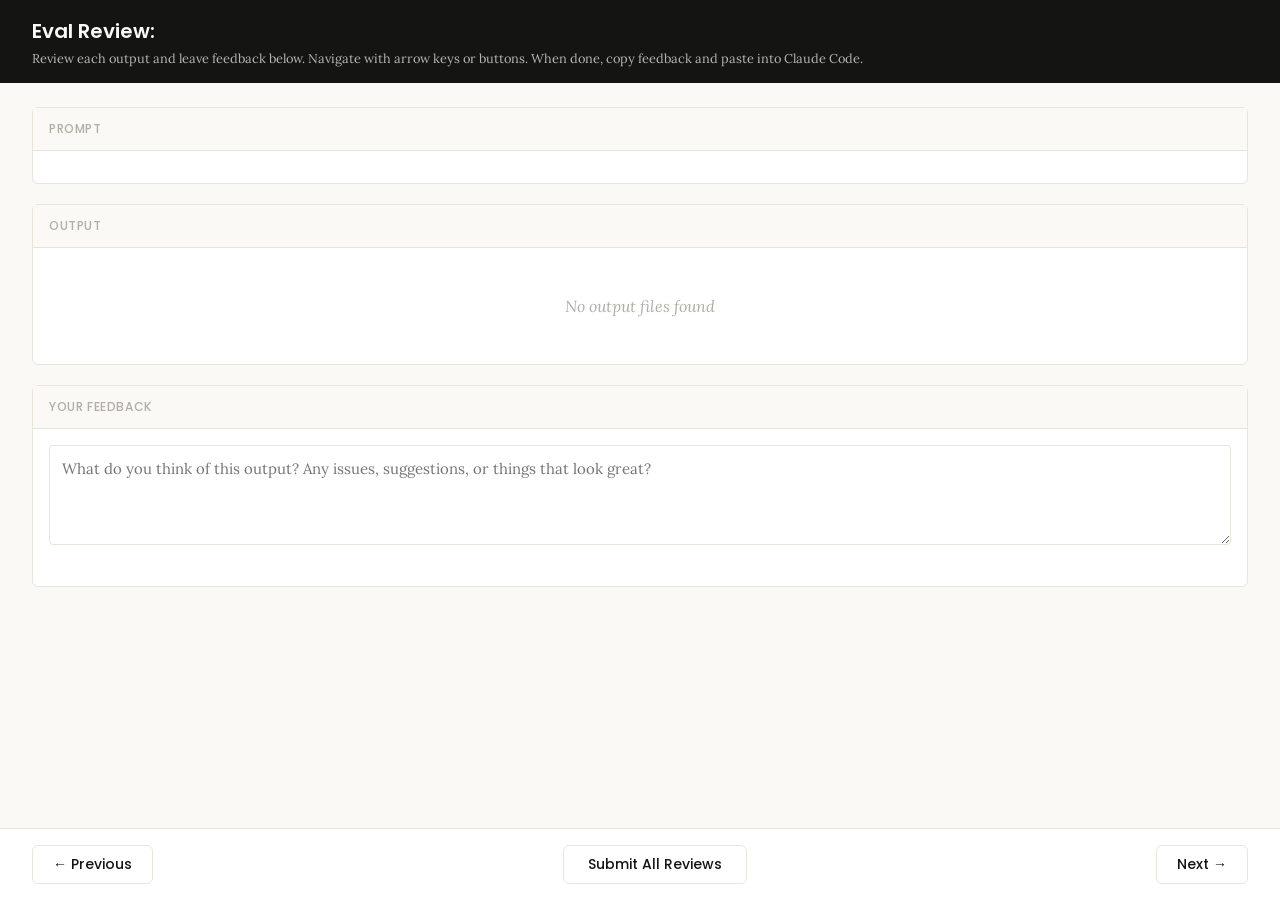
<file: common/claude/plugins-vendored/document-skills/skills/skill-creator/eval-viewer/viewer.html>
<!DOCTYPE html>
<html lang="en">
<head>
  <meta charset="UTF-8">
  <meta name="viewport" content="width=device-width, initial-scale=1.0">
  <title>Eval Review</title>
  <link rel="preconnect" href="https://fonts.googleapis.com">
  <link rel="preconnect" href="https://fonts.gstatic.com" crossorigin>
  <link href="https://fonts.googleapis.com/css2?family=Poppins:wght@500;600&family=Lora:wght@400;500&display=swap" rel="stylesheet">
  <script src="https://cdn.sheetjs.com/xlsx-0.20.3/package/dist/xlsx.full.min.js" integrity="sha384-EnyY0/GSHQGSxSgMwaIPzSESbqoOLSexfnSMN2AP+39Ckmn92stwABZynq1JyzdT" crossorigin="anonymous"></script>
  <style>
    :root {
      --bg: #faf9f5;
      --surface: #ffffff;
      --border: #e8e6dc;
      --text: #141413;
      --text-muted: #b0aea5;
      --accent: #d97757;
      --accent-hover: #c4613f;
      --green: #788c5d;
      --green-bg: #eef2e8;
      --red: #c44;
      --red-bg: #fceaea;
      --header-bg: #141413;
      --header-text: #faf9f5;
      --radius: 6px;
    }

    * { box-sizing: border-box; margin: 0; padding: 0; }

    body {
      font-family: 'Lora', Georgia, serif;
      background: var(--bg);
      color: var(--text);
      height: 100vh;
      display: flex;
      flex-direction: column;
    }

    /* ---- Header ---- */
    .header {
      background: var(--header-bg);
      color: var(--header-text);
      padding: 1rem 2rem;
      display: flex;
      justify-content: space-between;
      align-items: center;
      flex-shrink: 0;
    }
    .header h1 {
      font-family: 'Poppins', sans-serif;
      font-size: 1.25rem;
      font-weight: 600;
    }
    .header .instructions {
      font-size: 0.8rem;
      opacity: 0.7;
      margin-top: 0.25rem;
    }
    .header .progress {
      font-size: 0.875rem;
      opacity: 0.8;
      text-align: right;
    }

    /* ---- Main content ---- */
    .main {
      flex: 1;
      overflow-y: auto;
      padding: 1.5rem 2rem;
      display: flex;
      flex-direction: column;
      gap: 1.25rem;
    }

    /* ---- Sections ---- */
    .section {
      background: var(--surface);
      border: 1px solid var(--border);
      border-radius: var(--radius);
      flex-shrink: 0;
    }
    .section-header {
      font-family: 'Poppins', sans-serif;
      padding: 0.75rem 1rem;
      font-size: 0.75rem;
      font-weight: 500;
      text-transform: uppercase;
      letter-spacing: 0.05em;
      color: var(--text-muted);
      border-bottom: 1px solid var(--border);
      background: var(--bg);
    }
    .section-body {
      padding: 1rem;
    }

    /* ---- Config badge ---- */
    .config-badge {
      display: inline-block;
      padding: 0.2rem 0.625rem;
      border-radius: 9999px;
      font-family: 'Poppins', sans-serif;
      font-size: 0.6875rem;
      font-weight: 600;
      text-transform: uppercase;
      letter-spacing: 0.03em;
      margin-left: 0.75rem;
      vertical-align: middle;
    }
    .config-badge.config-primary {
      background: rgba(33, 150, 243, 0.12);
      color: #1976d2;
    }
    .config-badge.config-baseline {
      background: rgba(255, 193, 7, 0.15);
      color: #f57f17;
    }

    /* ---- Prompt ---- */
    .prompt-text {
      white-space: pre-wrap;
      font-size: 0.9375rem;
      line-height: 1.6;
    }

    /* ---- Outputs ---- */
    .output-file {
      border: 1px solid var(--border);
      border-radius: var(--radius);
      overflow: hidden;
    }
    .output-file + .output-file {
      margin-top: 1rem;
    }
    .output-file-header {
      padding: 0.5rem 0.75rem;
      font-size: 0.8rem;
      font-weight: 600;
      color: var(--text-muted);
      background: var(--bg);
      border-bottom: 1px solid var(--border);
      font-family: 'SF Mono', SFMono-Regular, Consolas, 'Liberation Mono', Menlo, monospace;
      display: flex;
      justify-content: space-between;
      align-items: center;
    }
    .output-file-header .dl-btn {
      font-size: 0.7rem;
      color: var(--accent);
      text-decoration: none;
      cursor: pointer;
      font-family: -apple-system, BlinkMacSystemFont, 'Segoe UI', sans-serif;
      font-weight: 500;
      opacity: 0.8;
    }
    .output-file-header .dl-btn:hover {
      opacity: 1;
      text-decoration: underline;
    }
    .output-file-content {
      padding: 0.75rem;
      overflow-x: auto;
    }
    .output-file-content pre {
      font-size: 0.8125rem;
      line-height: 1.5;
      white-space: pre-wrap;
      word-break: break-word;
      font-family: 'SF Mono', SFMono-Regular, Consolas, 'Liberation Mono', Menlo, monospace;
    }
    .output-file-content img {
      max-width: 100%;
      height: auto;
      border-radius: 4px;
    }
    .output-file-content iframe {
      width: 100%;
      height: 600px;
      border: none;
    }
    .output-file-content table {
      border-collapse: collapse;
      font-size: 0.8125rem;
      width: 100%;
    }
    .output-file-content table td,
    .output-file-content table th {
      border: 1px solid var(--border);
      padding: 0.375rem 0.5rem;
      text-align: left;
    }
    .output-file-content table th {
      background: var(--bg);
      font-weight: 600;
    }
    .output-file-content .download-link {
      display: inline-flex;
      align-items: center;
      gap: 0.5rem;
      padding: 0.5rem 1rem;
      background: var(--bg);
      border: 1px solid var(--border);
      border-radius: 4px;
      color: var(--accent);
      text-decoration: none;
      font-size: 0.875rem;
      cursor: pointer;
    }
    .output-file-content .download-link:hover {
      background: var(--border);
    }
    .empty-state {
      color: var(--text-muted);
      font-style: italic;
      padding: 2rem;
      text-align: center;
    }

    /* ---- Feedback ---- */
    .prev-feedback {
      background: var(--bg);
      border: 1px solid var(--border);
      border-radius: 4px;
      padding: 0.625rem 0.75rem;
      margin-top: 0.75rem;
      font-size: 0.8125rem;
      color: var(--text-muted);
      line-height: 1.5;
    }
    .prev-feedback-label {
      font-size: 0.7rem;
      font-weight: 600;
      text-transform: uppercase;
      letter-spacing: 0.04em;
      margin-bottom: 0.25rem;
      color: var(--text-muted);
    }
    .feedback-textarea {
      width: 100%;
      min-height: 100px;
      padding: 0.75rem;
      border: 1px solid var(--border);
      border-radius: 4px;
      font-family: inherit;
      font-size: 0.9375rem;
      line-height: 1.5;
      resize: vertical;
      color: var(--text);
    }
    .feedback-textarea:focus {
      outline: none;
      border-color: var(--accent);
      box-shadow: 0 0 0 3px rgba(37, 99, 235, 0.1);
    }
    .feedback-status {
      font-size: 0.75rem;
      color: var(--text-muted);
      margin-top: 0.5rem;
      min-height: 1.1em;
    }

    /* ---- Grades (collapsible) ---- */
    .grades-toggle {
      display: flex;
      align-items: center;
      cursor: pointer;
      user-select: none;
    }
    .grades-toggle:hover {
      color: var(--accent);
    }
    .grades-toggle .arrow {
      margin-right: 0.5rem;
      transition: transform 0.15s;
      font-size: 0.75rem;
    }
    .grades-toggle .arrow.open {
      transform: rotate(90deg);
    }
    .grades-content {
      display: none;
      margin-top: 0.75rem;
    }
    .grades-content.open {
      display: block;
    }
    .grades-summary {
      font-size: 0.875rem;
      margin-bottom: 0.75rem;
      display: flex;
      align-items: center;
      gap: 0.5rem;
    }
    .grade-badge {
      display: inline-block;
      padding: 0.125rem 0.5rem;
      border-radius: 9999px;
      font-size: 0.75rem;
      font-weight: 600;
    }
    .grade-pass { background: var(--green-bg); color: var(--green); }
    .grade-fail { background: var(--red-bg); color: var(--red); }
    .assertion-list {
      list-style: none;
    }
    .assertion-item {
      padding: 0.625rem 0;
      border-bottom: 1px solid var(--border);
      font-size: 0.8125rem;
    }
    .assertion-item:last-child { border-bottom: none; }
    .assertion-status {
      font-weight: 600;
      margin-right: 0.5rem;
    }
    .assertion-status.pass { color: var(--green); }
    .assertion-status.fail { color: var(--red); }
    .assertion-evidence {
      color: var(--text-muted);
      font-size: 0.75rem;
      margin-top: 0.25rem;
      padding-left: 1.5rem;
    }

    /* ---- View tabs ---- */
    .view-tabs {
      display: flex;
      gap: 0;
      padding: 0 2rem;
      background: var(--bg);
      border-bottom: 1px solid var(--border);
      flex-shrink: 0;
    }
    .view-tab {
      font-family: 'Poppins', sans-serif;
      padding: 0.625rem 1.25rem;
      font-size: 0.8125rem;
      font-weight: 500;
      cursor: pointer;
      border: none;
      background: none;
      color: var(--text-muted);
      border-bottom: 2px solid transparent;
      transition: all 0.15s;
    }
    .view-tab:hover { color: var(--text); }
    .view-tab.active {
      color: var(--accent);
      border-bottom-color: var(--accent);
    }
    .view-panel { display: none; }
    .view-panel.active { display: flex; flex-direction: column; flex: 1; overflow: hidden; }

    /* ---- Benchmark view ---- */
    .benchmark-view {
      padding: 1.5rem 2rem;
      overflow-y: auto;
      flex: 1;
    }
    .benchmark-table {
      border-collapse: collapse;
      background: var(--surface);
      border: 1px solid var(--border);
      border-radius: var(--radius);
      font-size: 0.8125rem;
      width: 100%;
      margin-bottom: 1.5rem;
    }
    .benchmark-table th, .benchmark-table td {
      padding: 0.625rem 0.75rem;
      text-align: left;
      border: 1px solid var(--border);
    }
    .benchmark-table th {
      font-family: 'Poppins', sans-serif;
      background: var(--header-bg);
      color: var(--header-text);
      font-weight: 500;
      font-size: 0.75rem;
      text-transform: uppercase;
      letter-spacing: 0.04em;
    }
    .benchmark-table tr:hover { background: var(--bg); }
    .benchmark-table tr.benchmark-row-with { background: rgba(33, 150, 243, 0.06); }
    .benchmark-table tr.benchmark-row-without { background: rgba(255, 193, 7, 0.06); }
    .benchmark-table tr.benchmark-row-with:hover { background: rgba(33, 150, 243, 0.12); }
    .benchmark-table tr.benchmark-row-without:hover { background: rgba(255, 193, 7, 0.12); }
    .benchmark-table tr.benchmark-row-avg { font-weight: 600; border-top: 2px solid var(--border); }
    .benchmark-table tr.benchmark-row-avg.benchmark-row-with { background: rgba(33, 150, 243, 0.12); }
    .benchmark-table tr.benchmark-row-avg.benchmark-row-without { background: rgba(255, 193, 7, 0.12); }
    .benchmark-delta-positive { color: var(--green); font-weight: 600; }
    .benchmark-delta-negative { color: var(--red); font-weight: 600; }
    .benchmark-notes {
      background: var(--surface);
      border: 1px solid var(--border);
      border-radius: var(--radius);
      padding: 1rem;
    }
    .benchmark-notes h3 {
      font-family: 'Poppins', sans-serif;
      font-size: 0.875rem;
      margin-bottom: 0.75rem;
    }
    .benchmark-notes ul {
      list-style: disc;
      padding-left: 1.25rem;
    }
    .benchmark-notes li {
      font-size: 0.8125rem;
      line-height: 1.6;
      margin-bottom: 0.375rem;
    }
    .benchmark-empty {
      color: var(--text-muted);
      font-style: italic;
      text-align: center;
      padding: 3rem;
    }

    /* ---- Navigation ---- */
    .nav {
      display: flex;
      justify-content: space-between;
      align-items: center;
      padding: 1rem 2rem;
      border-top: 1px solid var(--border);
      background: var(--surface);
      flex-shrink: 0;
    }
    .nav-btn {
      font-family: 'Poppins', sans-serif;
      padding: 0.5rem 1.25rem;
      border: 1px solid var(--border);
      border-radius: var(--radius);
      background: var(--surface);
      cursor: pointer;
      font-size: 0.875rem;
      font-weight: 500;
      color: var(--text);
      transition: all 0.15s;
    }
    .nav-btn:hover:not(:disabled) {
      background: var(--bg);
      border-color: var(--text-muted);
    }
    .nav-btn:disabled {
      opacity: 0.4;
      cursor: not-allowed;
    }
    .done-btn {
      font-family: 'Poppins', sans-serif;
      padding: 0.5rem 1.5rem;
      border: 1px solid var(--border);
      border-radius: var(--radius);
      background: var(--surface);
      color: var(--text);
      cursor: pointer;
      font-size: 0.875rem;
      font-weight: 500;
      transition: all 0.15s;
    }
    .done-btn:hover {
      background: var(--bg);
      border-color: var(--text-muted);
    }
    .done-btn.ready {
      border: none;
      background: var(--accent);
      color: white;
      font-weight: 600;
    }
    .done-btn.ready:hover {
      background: var(--accent-hover);
    }
    /* ---- Done overlay ---- */
    .done-overlay {
      display: none;
      position: fixed;
      inset: 0;
      background: rgba(0, 0, 0, 0.5);
      z-index: 100;
      justify-content: center;
      align-items: center;
    }
    .done-overlay.visible {
      display: flex;
    }
    .done-card {
      background: var(--surface);
      border-radius: 12px;
      padding: 2rem 3rem;
      text-align: center;
      box-shadow: 0 20px 60px rgba(0, 0, 0, 0.3);
      max-width: 500px;
    }
    .done-card h2 {
      font-size: 1.5rem;
      margin-bottom: 0.5rem;
    }
    .done-card p {
      color: var(--text-muted);
      margin-bottom: 1.5rem;
      line-height: 1.5;
    }
    .done-card .btn-row {
      display: flex;
      gap: 0.5rem;
      justify-content: center;
    }
    .done-card button {
      padding: 0.5rem 1.25rem;
      border: 1px solid var(--border);
      border-radius: var(--radius);
      background: var(--surface);
      cursor: pointer;
      font-size: 0.875rem;
    }
    .done-card button:hover {
      background: var(--bg);
    }
    /* ---- Toast ---- */
    .toast {
      position: fixed;
      bottom: 5rem;
      left: 50%;
      transform: translateX(-50%);
      background: var(--header-bg);
      color: var(--header-text);
      padding: 0.625rem 1.25rem;
      border-radius: var(--radius);
      font-size: 0.875rem;
      opacity: 0;
      transition: opacity 0.3s;
      pointer-events: none;
      z-index: 200;
    }
    .toast.visible {
      opacity: 1;
    }
  </style>
</head>
<body>
  <div id="app" style="height:100vh; display:flex; flex-direction:column;">
    <div class="header">
      <div>
        <h1>Eval Review: <span id="skill-name"></span></h1>
        <div class="instructions">Review each output and leave feedback below. Navigate with arrow keys or buttons. When done, copy feedback and paste into Claude Code.</div>
      </div>
      <div class="progress" id="progress"></div>
    </div>

    <!-- View tabs (only shown when benchmark data exists) -->
    <div class="view-tabs" id="view-tabs" style="display:none;">
      <button class="view-tab active" onclick="switchView('outputs')">Outputs</button>
      <button class="view-tab" onclick="switchView('benchmark')">Benchmark</button>
    </div>

    <!-- Outputs panel (qualitative review) -->
    <div class="view-panel active" id="panel-outputs">
    <div class="main">
      <!-- Prompt -->
      <div class="section">
        <div class="section-header">Prompt <span class="config-badge" id="config-badge" style="display:none;"></span></div>
        <div class="section-body">
          <div class="prompt-text" id="prompt-text"></div>
        </div>
      </div>

      <!-- Outputs -->
      <div class="section">
        <div class="section-header">Output</div>
        <div class="section-body" id="outputs-body">
          <div class="empty-state">No output files found</div>
        </div>
      </div>

      <!-- Previous Output (collapsible) -->
      <div class="section" id="prev-outputs-section" style="display:none;">
        <div class="section-header">
          <div class="grades-toggle" onclick="togglePrevOutputs()">
            <span class="arrow" id="prev-outputs-arrow">&#9654;</span>
            Previous Output
          </div>
        </div>
        <div class="grades-content" id="prev-outputs-content"></div>
      </div>

      <!-- Grades (collapsible) -->
      <div class="section" id="grades-section" style="display:none;">
        <div class="section-header">
          <div class="grades-toggle" onclick="toggleGrades()">
            <span class="arrow" id="grades-arrow">&#9654;</span>
            Formal Grades
          </div>
        </div>
        <div class="grades-content" id="grades-content"></div>
      </div>

      <!-- Feedback -->
      <div class="section">
        <div class="section-header">Your Feedback</div>
        <div class="section-body">
          <textarea
            class="feedback-textarea"
            id="feedback"
            placeholder="What do you think of this output? Any issues, suggestions, or things that look great?"
          ></textarea>
          <div class="feedback-status" id="feedback-status"></div>
          <div class="prev-feedback" id="prev-feedback" style="display:none;">
            <div class="prev-feedback-label">Previous feedback</div>
            <div id="prev-feedback-text"></div>
          </div>
        </div>
      </div>
    </div>

    <div class="nav" id="outputs-nav">
      <button class="nav-btn" id="prev-btn" onclick="navigate(-1)">&#8592; Previous</button>
      <button class="done-btn" id="done-btn" onclick="showDoneDialog()">Submit All Reviews</button>
      <button class="nav-btn" id="next-btn" onclick="navigate(1)">Next &#8594;</button>
    </div>
    </div><!-- end panel-outputs -->

    <!-- Benchmark panel (quantitative stats) -->
    <div class="view-panel" id="panel-benchmark">
      <div class="benchmark-view" id="benchmark-content">
        <div class="benchmark-empty">No benchmark data available. Run a benchmark to see quantitative results here.</div>
      </div>
    </div>
  </div>

  <!-- Done overlay -->
  <div class="done-overlay" id="done-overlay">
    <div class="done-card">
      <h2>Review Complete</h2>
      <p>Your feedback has been saved. Go back to your Claude Code session and tell Claude you're done reviewing.</p>
      <div class="btn-row">
        <button onclick="closeDoneDialog()">OK</button>
      </div>
    </div>
  </div>

  <!-- Toast -->
  <div class="toast" id="toast"></div>

  <script>
    // ---- Embedded data (injected by generate_review.py) ----
    /*__EMBEDDED_DATA__*/

    // ---- State ----
    let feedbackMap = {};  // run_id -> feedback text
    let currentIndex = 0;
    let visitedRuns = new Set();

    // ---- Init ----
    async function init() {
      // Load saved feedback from server — but only if this isn't a fresh
      // iteration (indicated by previous_feedback being present). When
      // previous feedback exists, the feedback.json on disk is stale from
      // the prior iteration and should not pre-fill the textareas.
      const hasPrevious = Object.keys(EMBEDDED_DATA.previous_feedback || {}).length > 0
        || Object.keys(EMBEDDED_DATA.previous_outputs || {}).length > 0;
      if (!hasPrevious) {
        try {
          const resp = await fetch("/api/feedback");
          const data = await resp.json();
          if (data.reviews) {
            for (const r of data.reviews) feedbackMap[r.run_id] = r.feedback;
          }
        } catch { /* first run, no feedback yet */ }
      }

      document.getElementById("skill-name").textContent = EMBEDDED_DATA.skill_name;
      showRun(0);

      // Wire up feedback auto-save
      const textarea = document.getElementById("feedback");
      let saveTimeout = null;
      textarea.addEventListener("input", () => {
        clearTimeout(saveTimeout);
        document.getElementById("feedback-status").textContent = "";
        saveTimeout = setTimeout(() => saveCurrentFeedback(), 800);
      });
    }

    // ---- Navigation ----
    function navigate(delta) {
      const newIndex = currentIndex + delta;
      if (newIndex >= 0 && newIndex < EMBEDDED_DATA.runs.length) {
        saveCurrentFeedback();
        showRun(newIndex);
      }
    }

    function updateNavButtons() {
      document.getElementById("prev-btn").disabled = currentIndex === 0;
      document.getElementById("next-btn").disabled =
        currentIndex === EMBEDDED_DATA.runs.length - 1;
    }

    // ---- Show a run ----
    function showRun(index) {
      currentIndex = index;
      const run = EMBEDDED_DATA.runs[index];

      // Progress
      document.getElementById("progress").textContent =
        `${index + 1} of ${EMBEDDED_DATA.runs.length}`;

      // Prompt
      document.getElementById("prompt-text").textContent = run.prompt;

      // Config badge
      const badge = document.getElementById("config-badge");
      const configMatch = run.id.match(/(with_skill|without_skill|new_skill|old_skill)/);
      if (configMatch) {
        const config = configMatch[1];
        const isBaseline = config === "without_skill" || config === "old_skill";
        badge.textContent = config.replace(/_/g, " ");
        badge.className = "config-badge " + (isBaseline ? "config-baseline" : "config-primary");
        badge.style.display = "inline-block";
      } else {
        badge.style.display = "none";
      }

      // Outputs
      renderOutputs(run);

      // Previous outputs
      renderPrevOutputs(run);

      // Grades
      renderGrades(run);

      // Previous feedback
      const prevFb = (EMBEDDED_DATA.previous_feedback || {})[run.id];
      const prevEl = document.getElementById("prev-feedback");
      if (prevFb) {
        document.getElementById("prev-feedback-text").textContent = prevFb;
        prevEl.style.display = "block";
      } else {
        prevEl.style.display = "none";
      }

      // Feedback
      document.getElementById("feedback").value = feedbackMap[run.id] || "";
      document.getElementById("feedback-status").textContent = "";

      updateNavButtons();

      // Track visited runs and promote done button when all visited
      visitedRuns.add(index);
      const doneBtn = document.getElementById("done-btn");
      if (visitedRuns.size >= EMBEDDED_DATA.runs.length) {
        doneBtn.classList.add("ready");
      }

      // Scroll main content to top
      document.querySelector(".main").scrollTop = 0;
    }

    // ---- Render outputs ----
    function renderOutputs(run) {
      const container = document.getElementById("outputs-body");
      container.innerHTML = "";

      const outputs = run.outputs || [];
      if (outputs.length === 0) {
        container.innerHTML = '<div class="empty-state">No output files</div>';
        return;
      }

      for (const file of outputs) {
        const fileDiv = document.createElement("div");
        fileDiv.className = "output-file";

        // Always show file header with download link
        const header = document.createElement("div");
        header.className = "output-file-header";
        const nameSpan = document.createElement("span");
        nameSpan.textContent = file.name;
        header.appendChild(nameSpan);
        const dlBtn = document.createElement("a");
        dlBtn.className = "dl-btn";
        dlBtn.textContent = "Download";
        dlBtn.download = file.name;
        dlBtn.href = getDownloadUri(file);
        header.appendChild(dlBtn);
        fileDiv.appendChild(header);

        const content = document.createElement("div");
        content.className = "output-file-content";

        if (file.type === "text") {
          const pre = document.createElement("pre");
          pre.textContent = file.content;
          content.appendChild(pre);
        } else if (file.type === "image") {
          const img = document.createElement("img");
          img.src = file.data_uri;
          img.alt = file.name;
          content.appendChild(img);
        } else if (file.type === "pdf") {
          const iframe = document.createElement("iframe");
          iframe.src = file.data_uri;
          content.appendChild(iframe);
        } else if (file.type === "xlsx") {
          renderXlsx(content, file.data_b64);
        } else if (file.type === "binary") {
          const a = document.createElement("a");
          a.className = "download-link";
          a.href = file.data_uri;
          a.download = file.name;
          a.textContent = "Download " + file.name;
          content.appendChild(a);
        } else if (file.type === "error") {
          const pre = document.createElement("pre");
          pre.textContent = file.content;
          pre.style.color = "var(--red)";
          content.appendChild(pre);
        }

        fileDiv.appendChild(content);
        container.appendChild(fileDiv);
      }
    }

    // ---- XLSX rendering via SheetJS ----
    function renderXlsx(container, b64Data) {
      try {
        const raw = Uint8Array.from(atob(b64Data), c => c.charCodeAt(0));
        const wb = XLSX.read(raw, { type: "array" });

        for (let i = 0; i < wb.SheetNames.length; i++) {
          const sheetName = wb.SheetNames[i];
          const ws = wb.Sheets[sheetName];

          if (wb.SheetNames.length > 1) {
            const sheetLabel = document.createElement("div");
            sheetLabel.style.cssText =
              "font-weight:600; font-size:0.8rem; color:#b0aea5; margin-top:0.5rem; margin-bottom:0.25rem;";
            sheetLabel.textContent = "Sheet: " + sheetName;
            container.appendChild(sheetLabel);
          }

          const htmlStr = XLSX.utils.sheet_to_html(ws, { editable: false });
          const wrapper = document.createElement("div");
          wrapper.innerHTML = htmlStr;
          container.appendChild(wrapper);
        }
      } catch (err) {
        container.textContent = "Error rendering spreadsheet: " + err.message;
      }
    }

    // ---- Grades ----
    function renderGrades(run) {
      const section = document.getElementById("grades-section");
      const content = document.getElementById("grades-content");

      if (!run.grading) {
        section.style.display = "none";
        return;
      }

      const grading = run.grading;
      section.style.display = "block";
      // Reset to collapsed
      content.classList.remove("open");
      document.getElementById("grades-arrow").classList.remove("open");

      const summary = grading.summary || {};
      const expectations = grading.expectations || [];

      let html = '<div style="padding: 1rem;">';

      // Summary line
      const passRate = summary.pass_rate != null
        ? Math.round(summary.pass_rate * 100) + "%"
        : "?";
      const badgeClass = summary.pass_rate >= 0.8 ? "grade-pass" : summary.pass_rate >= 0.5 ? "" : "grade-fail";
      html += '<div class="grades-summary">';
      html += '<span class="grade-badge ' + badgeClass + '">' + passRate + '</span>';
      html += '<span>' + (summary.passed || 0) + ' passed, ' + (summary.failed || 0) + ' failed of ' + (summary.total || 0) + '</span>';
      html += '</div>';

      // Assertions list
      html += '<ul class="assertion-list">';
      for (const exp of expectations) {
        const statusClass = exp.passed ? "pass" : "fail";
        const statusIcon = exp.passed ? "\u2713" : "\u2717";
        html += '<li class="assertion-item">';
        html += '<span class="assertion-status ' + statusClass + '">' + statusIcon + '</span>';
        html += '<span>' + escapeHtml(exp.text) + '</span>';
        if (exp.evidence) {
          html += '<div class="assertion-evidence">' + escapeHtml(exp.evidence) + '</div>';
        }
        html += '</li>';
      }
      html += '</ul>';

      html += '</div>';
      content.innerHTML = html;
    }

    function toggleGrades() {
      const content = document.getElementById("grades-content");
      const arrow = document.getElementById("grades-arrow");
      content.classList.toggle("open");
      arrow.classList.toggle("open");
    }

    // ---- Previous outputs (collapsible) ----
    function renderPrevOutputs(run) {
      const section = document.getElementById("prev-outputs-section");
      const content = document.getElementById("prev-outputs-content");
      const prevOutputs = (EMBEDDED_DATA.previous_outputs || {})[run.id];

      if (!prevOutputs || prevOutputs.length === 0) {
        section.style.display = "none";
        return;
      }

      section.style.display = "block";
      // Reset to collapsed
      content.classList.remove("open");
      document.getElementById("prev-outputs-arrow").classList.remove("open");

      // Render the files into the content area
      content.innerHTML = "";
      const wrapper = document.createElement("div");
      wrapper.style.padding = "1rem";

      for (const file of prevOutputs) {
        const fileDiv = document.createElement("div");
        fileDiv.className = "output-file";

        const header = document.createElement("div");
        header.className = "output-file-header";
        const nameSpan = document.createElement("span");
        nameSpan.textContent = file.name;
        header.appendChild(nameSpan);
        const dlBtn = document.createElement("a");
        dlBtn.className = "dl-btn";
        dlBtn.textContent = "Download";
        dlBtn.download = file.name;
        dlBtn.href = getDownloadUri(file);
        header.appendChild(dlBtn);
        fileDiv.appendChild(header);

        const fc = document.createElement("div");
        fc.className = "output-file-content";

        if (file.type === "text") {
          const pre = document.createElement("pre");
          pre.textContent = file.content;
          fc.appendChild(pre);
        } else if (file.type === "image") {
          const img = document.createElement("img");
          img.src = file.data_uri;
          img.alt = file.name;
          fc.appendChild(img);
        } else if (file.type === "pdf") {
          const iframe = document.createElement("iframe");
          iframe.src = file.data_uri;
          fc.appendChild(iframe);
        } else if (file.type === "xlsx") {
          renderXlsx(fc, file.data_b64);
        } else if (file.type === "binary") {
          const a = document.createElement("a");
          a.className = "download-link";
          a.href = file.data_uri;
          a.download = file.name;
          a.textContent = "Download " + file.name;
          fc.appendChild(a);
        }

        fileDiv.appendChild(fc);
        wrapper.appendChild(fileDiv);
      }

      content.appendChild(wrapper);
    }

    function togglePrevOutputs() {
      const content = document.getElementById("prev-outputs-content");
      const arrow = document.getElementById("prev-outputs-arrow");
      content.classList.toggle("open");
      arrow.classList.toggle("open");
    }

    // ---- Feedback (saved to server -> feedback.json) ----
    function saveCurrentFeedback() {
      const run = EMBEDDED_DATA.runs[currentIndex];
      const text = document.getElementById("feedback").value;

      if (text.trim() === "") {
        delete feedbackMap[run.id];
      } else {
        feedbackMap[run.id] = text;
      }

      // Build reviews array from map
      const reviews = [];
      for (const [run_id, feedback] of Object.entries(feedbackMap)) {
        if (feedback.trim()) {
          reviews.push({ run_id, feedback, timestamp: new Date().toISOString() });
        }
      }

      fetch("/api/feedback", {
        method: "POST",
        headers: { "Content-Type": "application/json" },
        body: JSON.stringify({ reviews, status: "in_progress" }),
      }).then(() => {
        document.getElementById("feedback-status").textContent = "Saved";
      }).catch(() => {
        // Static mode or server unavailable — no-op on auto-save,
        // feedback will be downloaded on final submit
        document.getElementById("feedback-status").textContent = "Will download on submit";
      });
    }

    // ---- Done ----
    function showDoneDialog() {
      // Save current textarea to feedbackMap (but don't POST yet)
      const run = EMBEDDED_DATA.runs[currentIndex];
      const text = document.getElementById("feedback").value;
      if (text.trim() === "") {
        delete feedbackMap[run.id];
      } else {
        feedbackMap[run.id] = text;
      }

      // POST once with status: complete — include ALL runs so the model
      // can distinguish "no feedback" (looks good) from "not reviewed"
      const reviews = [];
      const ts = new Date().toISOString();
      for (const r of EMBEDDED_DATA.runs) {
        reviews.push({ run_id: r.id, feedback: feedbackMap[r.id] || "", timestamp: ts });
      }
      const payload = JSON.stringify({ reviews, status: "complete" }, null, 2);
      fetch("/api/feedback", {
        method: "POST",
        headers: { "Content-Type": "application/json" },
        body: payload,
      }).then(() => {
        document.getElementById("done-overlay").classList.add("visible");
      }).catch(() => {
        // Server not available (static mode) — download as file
        const blob = new Blob([payload], { type: "application/json" });
        const url = URL.createObjectURL(blob);
        const a = document.createElement("a");
        a.href = url;
        a.download = "feedback.json";
        a.click();
        URL.revokeObjectURL(url);
        document.getElementById("done-overlay").classList.add("visible");
      });
    }

    function closeDoneDialog() {
      // Reset status back to in_progress
      saveCurrentFeedback();
      document.getElementById("done-overlay").classList.remove("visible");
    }

    // ---- Toast ----
    function showToast(message) {
      const toast = document.getElementById("toast");
      toast.textContent = message;
      toast.classList.add("visible");
      setTimeout(() => toast.classList.remove("visible"), 2000);
    }

    // ---- Keyboard nav ----
    document.addEventListener("keydown", (e) => {
      // Don't capture when typing in textarea
      if (e.target.tagName === "TEXTAREA") return;

      if (e.key === "ArrowLeft" || e.key === "ArrowUp") {
        e.preventDefault();
        navigate(-1);
      } else if (e.key === "ArrowRight" || e.key === "ArrowDown") {
        e.preventDefault();
        navigate(1);
      }
    });

    // ---- Util ----
    function getDownloadUri(file) {
      if (file.data_uri) return file.data_uri;
      if (file.data_b64) return "data:application/octet-stream;base64," + file.data_b64;
      if (file.type === "text") return "data:text/plain;charset=utf-8," + encodeURIComponent(file.content);
      return "#";
    }

    function escapeHtml(text) {
      const div = document.createElement("div");
      div.textContent = text;
      return div.innerHTML;
    }

    // ---- View switching ----
    function switchView(view) {
      document.querySelectorAll(".view-tab").forEach(t => t.classList.remove("active"));
      document.querySelectorAll(".view-panel").forEach(p => p.classList.remove("active"));
      document.querySelector(`[onclick="switchView('${view}')"]`).classList.add("active");
      document.getElementById("panel-" + view).classList.add("active");
    }

    // ---- Benchmark rendering ----
    function renderBenchmark() {
      const data = EMBEDDED_DATA.benchmark;
      if (!data) return;

      // Show the tabs
      document.getElementById("view-tabs").style.display = "flex";

      const container = document.getElementById("benchmark-content");
      const summary = data.run_summary || {};
      const metadata = data.metadata || {};
      const notes = data.notes || [];

      let html = "";

      // Header
      html += "<h2 style='font-family: Poppins, sans-serif; margin-bottom: 0.5rem;'>Benchmark Results</h2>";
      html += "<p style='color: var(--text-muted); font-size: 0.875rem; margin-bottom: 1.25rem;'>";
      if (metadata.skill_name) html += "<strong>" + escapeHtml(metadata.skill_name) + "</strong> &mdash; ";
      if (metadata.timestamp) html += metadata.timestamp + " &mdash; ";
      if (metadata.evals_run) html += "Evals: " + metadata.evals_run.join(", ") + " &mdash; ";
      html += (metadata.runs_per_configuration || "?") + " runs per configuration";
      html += "</p>";

      // Summary table
      html += '<table class="benchmark-table">';

      function fmtStat(stat, pct) {
        if (!stat) return "—";
        const suffix = pct ? "%" : "";
        const m = pct ? (stat.mean * 100).toFixed(0) : stat.mean.toFixed(1);
        const s = pct ? (stat.stddev * 100).toFixed(0) : stat.stddev.toFixed(1);
        return m + suffix + " ± " + s + suffix;
      }

      function deltaClass(val) {
        if (!val) return "";
        const n = parseFloat(val);
        if (n > 0) return "benchmark-delta-positive";
        if (n < 0) return "benchmark-delta-negative";
        return "";
      }

      // Discover config names dynamically (everything except "delta")
      const configs = Object.keys(summary).filter(k => k !== "delta");
      const configA = configs[0] || "config_a";
      const configB = configs[1] || "config_b";
      const labelA = configA.replace(/_/g, " ").replace(/\b\w/g, c => c.toUpperCase());
      const labelB = configB.replace(/_/g, " ").replace(/\b\w/g, c => c.toUpperCase());
      const a = summary[configA] || {};
      const b = summary[configB] || {};
      const delta = summary.delta || {};

      html += "<thead><tr><th>Metric</th><th>" + escapeHtml(labelA) + "</th><th>" + escapeHtml(labelB) + "</th><th>Delta</th></tr></thead>";
      html += "<tbody>";

      html += "<tr><td><strong>Pass Rate</strong></td>";
      html += "<td>" + fmtStat(a.pass_rate, true) + "</td>";
      html += "<td>" + fmtStat(b.pass_rate, true) + "</td>";
      html += '<td class="' + deltaClass(delta.pass_rate) + '">' + (delta.pass_rate || "—") + "</td></tr>";

      // Time (only show row if data exists)
      if (a.time_seconds || b.time_seconds) {
        html += "<tr><td><strong>Time (s)</strong></td>";
        html += "<td>" + fmtStat(a.time_seconds, false) + "</td>";
        html += "<td>" + fmtStat(b.time_seconds, false) + "</td>";
        html += '<td class="' + deltaClass(delta.time_seconds) + '">' + (delta.time_seconds ? delta.time_seconds + "s" : "—") + "</td></tr>";
      }

      // Tokens (only show row if data exists)
      if (a.tokens || b.tokens) {
        html += "<tr><td><strong>Tokens</strong></td>";
        html += "<td>" + fmtStat(a.tokens, false) + "</td>";
        html += "<td>" + fmtStat(b.tokens, false) + "</td>";
        html += '<td class="' + deltaClass(delta.tokens) + '">' + (delta.tokens || "—") + "</td></tr>";
      }

      html += "</tbody></table>";

      // Per-eval breakdown (if runs data available)
      const runs = data.runs || [];
      if (runs.length > 0) {
        const evalIds = [...new Set(runs.map(r => r.eval_id))].sort((a, b) => a - b);

        html += "<h3 style='font-family: Poppins, sans-serif; margin-bottom: 0.75rem;'>Per-Eval Breakdown</h3>";

        const hasTime = runs.some(r => r.result && r.result.time_seconds != null);
        const hasErrors = runs.some(r => r.result && r.result.errors > 0);

        for (const evalId of evalIds) {
          const evalRuns = runs.filter(r => r.eval_id === evalId);
          const evalName = evalRuns[0] && evalRuns[0].eval_name ? evalRuns[0].eval_name : "Eval " + evalId;

          html += "<h4 style='font-family: Poppins, sans-serif; margin: 1rem 0 0.5rem; color: var(--text);'>" + escapeHtml(evalName) + "</h4>";
          html += '<table class="benchmark-table">';
          html += "<thead><tr><th>Config</th><th>Run</th><th>Pass Rate</th>";
          if (hasTime) html += "<th>Time (s)</th>";
          if (hasErrors) html += "<th>Crashes During Execution</th>";
          html += "</tr></thead>";
          html += "<tbody>";

          // Group by config and render with average rows
          const configGroups = [...new Set(evalRuns.map(r => r.configuration))];
          for (let ci = 0; ci < configGroups.length; ci++) {
            const config = configGroups[ci];
            const configRuns = evalRuns.filter(r => r.configuration === config);
            if (configRuns.length === 0) continue;

            const rowClass = ci === 0 ? "benchmark-row-with" : "benchmark-row-without";
            const configLabel = config.replace(/_/g, " ").replace(/\b\w/g, c => c.toUpperCase());

            for (const run of configRuns) {
              const r = run.result || {};
              const prClass = r.pass_rate >= 0.8 ? "benchmark-delta-positive" : r.pass_rate < 0.5 ? "benchmark-delta-negative" : "";
              html += '<tr class="' + rowClass + '">';
              html += "<td>" + configLabel + "</td>";
              html += "<td>" + run.run_number + "</td>";
              html += '<td class="' + prClass + '">' + ((r.pass_rate || 0) * 100).toFixed(0) + "% (" + (r.passed || 0) + "/" + (r.total || 0) + ")</td>";
              if (hasTime) html += "<td>" + (r.time_seconds != null ? r.time_seconds.toFixed(1) : "—") + "</td>";
              if (hasErrors) html += "<td>" + (r.errors || 0) + "</td>";
              html += "</tr>";
            }

            // Average row
            const rates = configRuns.map(r => (r.result || {}).pass_rate || 0);
            const avgRate = rates.reduce((a, b) => a + b, 0) / rates.length;
            const avgPrClass = avgRate >= 0.8 ? "benchmark-delta-positive" : avgRate < 0.5 ? "benchmark-delta-negative" : "";
            html += '<tr class="benchmark-row-avg ' + rowClass + '">';
            html += "<td>" + configLabel + "</td>";
            html += "<td>Avg</td>";
            html += '<td class="' + avgPrClass + '">' + (avgRate * 100).toFixed(0) + "%</td>";
            if (hasTime) {
              const times = configRuns.map(r => (r.result || {}).time_seconds).filter(t => t != null);
              html += "<td>" + (times.length ? (times.reduce((a, b) => a + b, 0) / times.length).toFixed(1) : "—") + "</td>";
            }
            if (hasErrors) html += "<td></td>";
            html += "</tr>";
          }
          html += "</tbody></table>";

          // Per-assertion detail for this eval
          const runsWithExpectations = {};
          for (const config of configGroups) {
            runsWithExpectations[config] = evalRuns.filter(r => r.configuration === config && r.expectations && r.expectations.length > 0);
          }
          const hasAnyExpectations = Object.values(runsWithExpectations).some(runs => runs.length > 0);
          if (hasAnyExpectations) {
            // Collect all unique assertion texts across all configs
            const allAssertions = [];
            const seen = new Set();
            for (const config of configGroups) {
              for (const run of runsWithExpectations[config]) {
                for (const exp of (run.expectations || [])) {
                  if (!seen.has(exp.text)) {
                    seen.add(exp.text);
                    allAssertions.push(exp.text);
                  }
                }
              }
            }

            html += '<table class="benchmark-table" style="margin-top: 0.5rem;">';
            html += "<thead><tr><th>Assertion</th>";
            for (const config of configGroups) {
              const label = config.replace(/_/g, " ").replace(/\b\w/g, c => c.toUpperCase());
              html += "<th>" + escapeHtml(label) + "</th>";
            }
            html += "</tr></thead><tbody>";

            for (const assertionText of allAssertions) {
              html += "<tr><td>" + escapeHtml(assertionText) + "</td>";

              for (const config of configGroups) {
                html += "<td>";
                for (const run of runsWithExpectations[config]) {
                  const exp = (run.expectations || []).find(e => e.text === assertionText);
                  if (exp) {
                    const cls = exp.passed ? "benchmark-delta-positive" : "benchmark-delta-negative";
                    const icon = exp.passed ? "\u2713" : "\u2717";
                    html += '<span class="' + cls + '" title="Run ' + run.run_number + ': ' + escapeHtml(exp.evidence || "") + '">' + icon + "</span> ";
                  } else {
                    html += "— ";
                  }
                }
                html += "</td>";
              }
              html += "</tr>";
            }
            html += "</tbody></table>";
          }
        }
      }

      // Notes
      if (notes.length > 0) {
        html += '<div class="benchmark-notes">';
        html += "<h3>Analysis Notes</h3>";
        html += "<ul>";
        for (const note of notes) {
          html += "<li>" + escapeHtml(note) + "</li>";
        }
        html += "</ul></div>";
      }

      container.innerHTML = html;
    }

    // ---- Start ----
    init();
    renderBenchmark();
  </script>
</body>
</html>
</file>
<file: docs/style.css>
/* clx-harness-full-package — static site styles. Warm, rounded, light + dark. */

:root {
  /* spacing — 4pt scale */
  --s1: 4px;  --s2: 8px;  --s3: 12px; --s4: 16px;
  --s5: 24px; --s6: 32px; --s7: 48px; --s8: 64px; --s9: 96px;
  /* radii */
  --r-sm: 8px; --r-md: 12px; --r-lg: 18px; --r-xl: 26px;
  /* type scale */
  --t-xs: 12px; --t-sm: 13px; --t-base: 15px; --t-md: 17px;
  --t-lg: 20px; --t-xl: 24px; --t-2xl: clamp(24px, 3.4vw, 32px);
  --t-hero: clamp(31px, 6.2vw, 50px);
  /* motion — no overshoot anywhere */
  --ease: cubic-bezier(0.32, 0.72, 0, 1);
  --dur-1: 140ms;
  --dur-2: 240ms;

  /* light */
  --bg: #F7F8FA;
  --bg-tint: #EDF0F5;
  --surface: #FFFFFF;
  --surface-2: #F3F5F9;
  --border: #E3E7EE;
  --border-strong: #B9C3D2;
  --text: #161B26;
  --text-muted: #525E6D;
  --accent: #4F46E5;
  --accent-ink: #3B36B8;   /* small text on --accent-soft, keeps AA */
  --accent-soft: #E8EAFD;
  --accent-fg: #FFFFFF;
  --amber: #A14A06;
  --amber-soft: #FDEED7;
  --green: #17774A;
  --green-soft: #DCF4E6;
  --plum: #7233D7;
  --plum-soft: #F0EAFE;
  --slate: #4A5568;
  --slate-soft: #E9EEF5;
  --code-bg: #F2F4F8;
  --link: #C4CCD9;
  --shadow-1: 0 1px 2px rgba(15, 23, 42, .05), 0 6px 16px -10px rgba(15, 23, 42, .16);
  --shadow-2: 0 1px 3px rgba(15, 23, 42, .07), 0 16px 36px -16px rgba(15, 23, 42, .24);
  --focus: #1D63C9;
}

@media (prefers-color-scheme: dark) {
  :root {
    --bg: #101216;
    --bg-tint: #14171D;
    --surface: #1A1E26;
    --surface-2: #212630;
    --border: #2D3440;
    --border-strong: #45505F;
    --text: #EDF0F5;
    --text-muted: #A9B3C1;
    --accent: #8B93F8;
    --accent-ink: #B3B9FB;
    --accent-soft: #272C55;
    --accent-fg: #0D0F1A;
    --amber: #F2BB63;
    --amber-soft: #3A2D10;
    --green: #5FD9A2;
    --green-soft: #123329;
    --plum: #C0A2F8;
    --plum-soft: #2C2350;
    --slate: #A9BACD;
    --slate-soft: #242D39;
    --code-bg: #151920;
    --link: #3B4453;
    --shadow-1: 0 1px 2px rgba(0, 0, 0, .45), 0 8px 20px -12px rgba(0, 0, 0, .7);
    --shadow-2: 0 2px 6px rgba(0, 0, 0, .5), 0 20px 44px -18px rgba(0, 0, 0, .85);
    --focus: #7EB3FF;
  }
}

*, *::before, *::after { box-sizing: border-box; }

html { -webkit-text-size-adjust: 100%; scroll-behavior: smooth; }

body {
  margin: 0;
  background:
    radial-gradient(1100px 520px at 12% -8%, color-mix(in srgb, var(--accent-soft) 70%, transparent), transparent 62%),
    radial-gradient(880px 460px at 96% 4%, color-mix(in srgb, var(--plum-soft) 55%, transparent), transparent 60%),
    var(--bg);
  background-repeat: no-repeat;
  color: var(--text);
  font-family: system-ui, -apple-system, "Apple SD Gothic Neo", "Noto Sans KR", "PingFang SC", "Microsoft YaHei", sans-serif;
  font-size: var(--t-base);
  line-height: 1.7;
  overflow-x: hidden;
  -webkit-font-smoothing: antialiased;
}

/* Korean must break at spaces, never mid-word; long tokens still get a last-resort break. */
html[lang="ko"] body { word-break: keep-all; overflow-wrap: break-word; }

h1, h2, h3 { line-height: 1.24; letter-spacing: -0.018em; margin: 0; text-wrap: balance; }
p { margin: 0; }
ul, ol { margin: 0; padding: 0; list-style: none; }
a { color: var(--accent); text-decoration-thickness: 1px; text-underline-offset: 3px; }

code, .mono, pre {
  font-family: ui-monospace, SFMono-Regular, "SF Mono", Menlo, Consolas, monospace;
}

:focus-visible { outline: 2px solid var(--focus); outline-offset: 3px; border-radius: var(--r-sm); }

.sr-only {
  position: absolute; width: 1px; height: 1px; padding: 0; margin: -1px;
  overflow: hidden; clip: rect(0 0 0 0); white-space: nowrap; border: 0;
}

.skip-link {
  position: absolute; left: var(--s4); top: -64px; z-index: 100;
  background: var(--surface); color: var(--text); padding: var(--s3) var(--s4);
  border-radius: var(--r-md); border: 1px solid var(--border); box-shadow: var(--shadow-1);
  transition: top var(--dur-1) var(--ease);
}
.skip-link:focus { top: var(--s3); }

.wrap { width: 100%; max-width: 1160px; margin-inline: auto; padding-inline: var(--s5); }
@media (min-width: 720px) { .wrap { padding-inline: var(--s6); } }

svg.icon { width: 24px; height: 24px; flex: none; display: block; }

/* ------------------------------------------------------------------ header */

.site-header {
  position: sticky; top: 0; z-index: 40;
  background: color-mix(in srgb, var(--bg) 82%, transparent);
  backdrop-filter: saturate(1.7) blur(16px);
  -webkit-backdrop-filter: saturate(1.7) blur(16px);
  border-bottom: 1px solid color-mix(in srgb, var(--border) 70%, transparent);
}
.header-inner {
  display: flex; align-items: center; justify-content: space-between;
  gap: var(--s4); min-height: 64px; padding-block: var(--s2);
}
.brand { display: inline-flex; align-items: center; gap: var(--s3); text-decoration: none; color: var(--text); }

.site-nav { display: none; gap: var(--s5); }
@media (min-width: 920px) { .site-nav { display: flex; } }
.site-nav a {
  color: var(--text-muted); text-decoration: none;
  font-size: var(--t-sm); font-weight: 550;
  transition: color var(--dur-1) var(--ease);
}
.site-nav a:hover, .site-nav a:focus-visible { color: var(--text); }
.brand-mark {
  width: 32px; height: 32px; border-radius: 10px; flex: none;
  background: linear-gradient(148deg, var(--accent), color-mix(in srgb, var(--accent) 50%, var(--plum)));
  box-shadow: var(--shadow-1);
}
.brand-text { display: flex; flex-direction: column; line-height: 1.2; }
.brand-name { font-weight: 660; letter-spacing: -0.02em; }
.brand-sub { font-size: var(--t-xs); color: var(--text-muted); }

.lang { display: flex; align-items: center; gap: var(--s2); }
.lang-icon { color: var(--text-muted); display: none; }
@media (min-width: 620px) { .lang-icon { display: block; } }

/* iOS-style segmented control with a sliding thumb */
.seg {
  position: relative; display: flex; gap: 0; padding: 3px;
  background: var(--surface-2); border: 1px solid var(--border); border-radius: 999px;
  box-shadow: inset 0 1px 2px color-mix(in srgb, var(--border-strong) 35%, transparent);
}
.seg-thumb {
  position: absolute; top: 0; left: 0; width: 0; height: 0;
  border-radius: 999px; background: var(--surface);
  box-shadow: var(--shadow-1); border: 1px solid color-mix(in srgb, var(--border) 60%, transparent);
  transform: translate(0, 0); opacity: 0;
  transition: transform var(--dur-2) var(--ease), width var(--dur-2) var(--ease), opacity var(--dur-1) linear;
}
.seg-thumb.ready { opacity: 1; }
.seg-btn {
  position: relative; z-index: 1;
  min-height: 40px; padding: 0 var(--s3);
  border: 0; border-radius: 999px; background: transparent;
  color: var(--text-muted); font: inherit; font-size: var(--t-sm); font-weight: 560;
  cursor: pointer; white-space: nowrap;
  transition: color var(--dur-1) var(--ease);
}
.seg-btn:hover { color: var(--text); }
.seg-btn[aria-pressed="true"] { color: var(--text); }
@media (min-width: 620px) { .seg-btn { padding: 0 var(--s4); } }

/* -------------------------------------------------------------------- hero */

.hero { padding-block: clamp(48px, 8vw, 88px) var(--s7); }
.eyebrow {
  display: inline-flex; align-items: center; font-size: var(--t-sm); font-weight: 620;
  letter-spacing: 0.01em; color: var(--accent-ink); background: var(--accent-soft);
  padding: var(--s1) var(--s4); border-radius: 999px; margin-bottom: var(--s4);
}
.hero h1 { font-size: var(--t-hero); font-weight: 720; letter-spacing: -0.033em; max-width: 18ch; }
.lede { margin-top: var(--s4); max-width: 56ch; font-size: var(--t-md); color: var(--text-muted); }
.hero-actions { display: flex; flex-wrap: wrap; gap: var(--s3); margin-top: var(--s6); }

.hero-badges {
  display: flex; flex-wrap: wrap; gap: var(--s2) var(--s4);
  margin: var(--s4) 0 0; padding: 0; list-style: none;
  color: var(--text-muted); font-size: var(--t-sm);
}
.hero-badges li { display: inline-flex; align-items: center; gap: 6px; }
.hero-badges svg.icon { width: 15px; height: 15px; color: var(--accent); }

.facts {
  display: grid; grid-template-columns: repeat(2, minmax(0, 1fr));
  gap: var(--s3); margin-top: clamp(40px, 6vw, 64px);
}
@media (min-width: 760px) { .facts { grid-template-columns: repeat(4, minmax(0, 1fr)); } }
.facts li {
  background: color-mix(in srgb, var(--surface) 82%, transparent);
  border: 1px solid var(--border); border-radius: var(--r-lg);
  padding: var(--s4); display: flex; flex-direction: column; gap: 2px;
  box-shadow: var(--shadow-1);
}
.fact-icon { color: var(--accent); margin-bottom: var(--s2); }
.fact-icon svg.icon { width: 20px; height: 20px; }
.facts strong { font-size: var(--t-xl); font-weight: 720; letter-spacing: -0.025em; line-height: 1.1; }
.facts > li > span:last-child { font-size: var(--t-sm); color: var(--text-muted); }

/* ----------------------------------------------------------------- buttons */

.btn {
  display: inline-flex; align-items: center; justify-content: center; gap: var(--s2);
  min-height: 44px; padding: 0 var(--s5);
  border-radius: 999px; border: 1px solid transparent;
  font: inherit; font-size: var(--t-base); font-weight: 560; text-decoration: none;
  cursor: pointer;
  transition: background var(--dur-1) var(--ease), border-color var(--dur-1) var(--ease),
              color var(--dur-1) var(--ease), box-shadow var(--dur-2) var(--ease),
              transform var(--dur-1) var(--ease);
}
.btn-primary { background: var(--accent); color: var(--accent-fg); box-shadow: var(--shadow-1); }
.btn-primary:hover { background: color-mix(in srgb, var(--accent) 88%, var(--text)); box-shadow: var(--shadow-2); }
.btn-primary:active { transform: translateY(1px); box-shadow: var(--shadow-1); }
.btn-ghost { background: var(--surface); color: var(--text); border-color: var(--border); }
.btn-ghost:hover { border-color: var(--border-strong); background: var(--surface-2); }
.btn-ghost:active { transform: translateY(1px); }
.btn-small {
  min-height: 40px; padding: 0 var(--s4); font-size: var(--t-sm);
  background: var(--surface); color: var(--text); border-color: var(--border);
}
.btn-small:hover { background: var(--surface-2); border-color: var(--border-strong); }
.btn svg.icon { width: 18px; height: 18px; }

/* ---------------------------------------------------------------- sections */

.section { padding-block: clamp(40px, 6vw, 72px); scroll-margin-top: 80px; }
.section-head { display: flex; align-items: center; gap: var(--s4); }
.section-icon {
  width: 44px; height: 44px; flex: none; border-radius: 14px;
  display: grid; place-items: center;
  background: var(--accent-soft); color: var(--accent);
  border: 1px solid color-mix(in srgb, var(--accent) 18%, transparent);
}
.section-icon svg.icon { width: 22px; height: 22px; }
.kicker {
  font-size: var(--t-xs); font-weight: 680; letter-spacing: 0.08em; text-transform: uppercase;
  color: var(--text-muted);
}
.section > h2, .section-head h2 { font-size: var(--t-2xl); font-weight: 720; }
.section-lede { margin-top: var(--s4); max-width: 60ch; color: var(--text-muted); }

.note {
  display: flex; gap: var(--s3); align-items: flex-start;
  margin-top: var(--s6); padding: var(--s4) var(--s5);
  background: var(--bg-tint); border: 1px solid var(--border); border-radius: var(--r-lg);
  font-size: var(--t-sm); color: var(--text-muted);
}
.note svg.icon { width: 20px; height: 20px; color: var(--accent); margin-top: 3px; }

/* -------------------------------------------------------------- ecosystem */

.eco-canvas { position: relative; margin-top: clamp(32px, 5vw, 52px); }
.eco-links {
  position: absolute; inset: 0; width: 100%; height: 100%;
  pointer-events: none; overflow: visible; z-index: 0;
}
.eco-grid {
  position: relative; z-index: 1;
  display: grid; grid-template-columns: 1fr; gap: 56px;
  max-width: 520px; margin-inline: auto;   /* stacked flow stays readable, not stretched */
}
@media (min-width: 1100px) { .eco-grid { max-width: none; } }
@media (min-width: 1100px) {
  .eco-grid { grid-template-columns: repeat(4, minmax(0, 1fr)); gap: 0 72px; align-items: stretch; }
}

.node {
  position: relative;
  background: var(--surface);
  border: 1px solid var(--border); border-radius: var(--r-xl);
  padding: var(--s5); box-shadow: var(--shadow-1);
  display: flex; flex-direction: column; gap: var(--s2);
  transition: transform var(--dur-2) var(--ease), box-shadow var(--dur-2) var(--ease),
              border-color var(--dur-2) var(--ease);
}
.node:hover { transform: translateY(-2px); box-shadow: var(--shadow-2); }
.node-head { display: flex; align-items: center; justify-content: space-between; gap: var(--s3); margin-bottom: var(--s2); }
.node-icon {
  width: 42px; height: 42px; border-radius: 13px; display: grid; place-items: center;
  background: var(--accent-soft); color: var(--accent);
}
.node-name { font-size: var(--t-md); font-weight: 660; word-break: break-word; letter-spacing: -0.02em; }
.node-role { color: var(--text-muted); font-size: var(--t-sm); }
.node-meta {
  margin-top: auto; padding-top: var(--s3);
  font-size: var(--t-xs); color: var(--text-muted);
  font-family: ui-monospace, SFMono-Regular, Menlo, Consolas, monospace;
}

.node-public { border-color: color-mix(in srgb, var(--green) 34%, var(--border)); }
.node-public .node-icon { background: var(--green-soft); color: var(--green); }
.node-private .node-icon { background: var(--plum-soft); color: var(--plum); }
.node-live { border-style: dashed; background: color-mix(in srgb, var(--surface) 60%, transparent); box-shadow: none; }
.node-live .node-icon { background: var(--slate-soft); color: var(--slate); }
.node-opaque {
  background:
    repeating-linear-gradient(135deg, transparent, transparent 9px,
      color-mix(in srgb, var(--plum) 6%, transparent) 9px,
      color-mix(in srgb, var(--plum) 6%, transparent) 18px),
    var(--surface);
}

.badge {
  display: inline-flex; align-items: center; gap: var(--s1);
  padding: 4px var(--s3); border-radius: 999px;
  font-size: var(--t-xs); font-weight: 640; white-space: nowrap;
}
.badge svg.icon { width: 13px; height: 13px; }
.badge-public { background: var(--green-soft); color: var(--green); }
.badge-private { background: var(--plum-soft); color: var(--plum); }
.badge-live { background: var(--slate-soft); color: var(--slate); }

.eco-flow-path { fill: none; stroke: var(--link); stroke-width: 2; stroke-linecap: round; }
.eco-flow-dash {
  fill: none; stroke: var(--accent); stroke-width: 2; stroke-linecap: round;
  stroke-dasharray: 6 10; opacity: .85;
  /* Finite run keeps WCAG 2.2.2 satisfied without a pause control (total < 5s). */
  animation: flow 2.4s linear 2;
}
@keyframes flow { to { stroke-dashoffset: -32; } }
.eco-flow-label {
  fill: var(--text-muted); font-size: 11px; font-weight: 640;
  font-family: ui-monospace, SFMono-Regular, Menlo, Consolas, monospace;
  paint-order: stroke; stroke: var(--bg); stroke-width: 6px; stroke-linejoin: round;
  text-anchor: middle;
}
.eco-flow-cap { fill: var(--accent); }

/* ------------------------------------------------------------------- tree */

.tree-shell {
  margin-top: clamp(24px, 4vw, 40px);
  background: var(--surface); border: 1px solid var(--border); border-radius: var(--r-xl);
  box-shadow: var(--shadow-1); overflow: hidden;
}
.tree-bar {
  display: flex; align-items: center; gap: var(--s3); flex-wrap: wrap;
  padding: var(--s3) var(--s4);
  background: var(--surface-2); border-bottom: 1px solid var(--border);
}
.tree-dots { display: inline-flex; gap: 6px; }
.tree-dots i { width: 10px; height: 10px; border-radius: 999px; background: var(--border-strong); }
.tree-dots i:first-child { background: color-mix(in srgb, var(--accent) 70%, var(--border-strong)); }
.tree-path { font-size: var(--t-sm); color: var(--text-muted); }
.tree-actions { margin-left: auto; display: flex; gap: var(--s2); }

.tree-scroll { padding: var(--s4) var(--s3) var(--s5); overflow-x: auto; overscroll-behavior-x: contain; }
.tree { min-width: 280px; }
.tree ul {
  position: relative; padding-left: 20px; margin-left: 18px;
  border-left: 1px solid var(--border);
}
.tree li { position: relative; }

.row {
  display: flex; align-items: flex-start; gap: var(--s2);
  width: 100%; min-height: 40px; padding: var(--s2) var(--s3);
  border: 0; border-radius: var(--r-md); background: transparent;
  color: inherit; font: inherit; text-align: left; cursor: default;
  transition: background var(--dur-1) var(--ease);
}
.row.has-children { cursor: pointer; }
.row:hover { background: var(--surface-2); }
.row:focus-visible { background: var(--surface-2); }
.twisty { color: var(--text-muted); flex: none; margin-top: 3px; transition: transform var(--dur-1) var(--ease); }
.twisty svg.icon { width: 16px; height: 16px; }
.row[aria-expanded="true"] .twisty { transform: rotate(90deg); }
.twisty-spacer { width: 16px; flex: none; }
.row .kind { flex: none; margin-top: 2px; }
.row .kind svg.icon { width: 18px; height: 18px; }
.kind-dir { color: var(--accent); }
.kind-file { color: color-mix(in srgb, var(--text-muted) 75%, transparent); }
.kind-group { color: var(--slate); }
.row-body { display: flex; flex-direction: column; min-width: 0; gap: 1px; }
.row-name {
  font-family: ui-monospace, SFMono-Regular, Menlo, Consolas, monospace;
  font-size: var(--t-sm); font-weight: 570; white-space: nowrap; letter-spacing: -0.01em;
}
.row-note { font-size: var(--t-sm); color: var(--text-muted); line-height: 1.6; max-width: 78ch; }
.row-count {
  margin-left: var(--s2); padding: 1px 8px; border-radius: 999px;
  background: var(--surface-2); border: 1px solid var(--border);
  font-size: 11px; font-weight: 640; color: var(--text-muted); white-space: nowrap;
}
.row[aria-expanded] .row-name { color: var(--text); }

/* ---------------------------------------------------------------- catalog */

.filters { margin-top: clamp(24px, 4vw, 36px); display: flex; flex-direction: column; gap: var(--s4); }
.search { position: relative; display: flex; align-items: center; max-width: 520px; }
.search-icon { position: absolute; left: var(--s4); color: var(--text-muted); pointer-events: none; }
.search-icon svg.icon { width: 18px; height: 18px; }
.search input {
  width: 100%; min-height: 48px; padding: 0 var(--s4) 0 46px;
  background: var(--surface); color: var(--text);
  border: 1px solid var(--border); border-radius: 999px;
  font: inherit; font-size: var(--t-base); box-shadow: var(--shadow-1);
  transition: border-color var(--dur-1) var(--ease), box-shadow var(--dur-2) var(--ease);
}
.search input::placeholder { color: var(--text-muted); }
.search input:hover { border-color: var(--border-strong); }
.search input:focus { box-shadow: var(--shadow-2); }
.search input::-webkit-search-cancel-button { -webkit-appearance: none; }

.chips { display: flex; flex-wrap: wrap; gap: var(--s2); }
.chip {
  min-height: 40px; padding: 0 var(--s4) 0 var(--s3);
  border-radius: 999px; border: 1px solid var(--border); background: var(--surface);
  color: var(--text-muted); font: inherit; font-size: var(--t-sm); font-weight: 560; cursor: pointer;
  display: inline-flex; align-items: center; gap: var(--s2);
  transition: background var(--dur-1) var(--ease), color var(--dur-1) var(--ease),
              border-color var(--dur-1) var(--ease);
}
.chip svg.icon { width: 16px; height: 16px; }
.chip:hover { border-color: var(--border-strong); color: var(--text); }
.chip[aria-pressed="true"] { background: var(--accent); border-color: var(--accent); color: var(--accent-fg); }
.chip[aria-pressed="true"] .chip-n { color: inherit; opacity: .8; }
.chip-n { font-size: var(--t-xs); color: var(--text-muted); }

.result-count { margin-top: var(--s5); font-size: var(--t-sm); color: var(--text-muted); }

.cards {
  margin-top: var(--s3);
  display: grid; gap: var(--s3);
  grid-template-columns: repeat(auto-fill, minmax(min(100%, 272px), 1fr));
}
.card {
  position: relative; overflow: hidden;
  background: var(--surface); border: 1px solid var(--border); border-radius: var(--r-lg);
  padding: var(--s4) var(--s4) var(--s4) var(--s5);
  display: flex; flex-direction: column; gap: var(--s2);
  transition: border-color var(--dur-1) var(--ease), box-shadow var(--dur-2) var(--ease),
              transform var(--dur-2) var(--ease);
}
.card::before {
  content: ""; position: absolute; left: 0; top: 0; bottom: 0; width: 4px;
  background: var(--cat); opacity: .85;
}
.card:hover { transform: translateY(-2px); border-color: var(--border-strong); box-shadow: var(--shadow-2); }
.card-top { display: flex; align-items: center; gap: var(--s2); flex-wrap: wrap; }
.card-icon { color: var(--cat); display: grid; place-items: center; }
.card-icon svg.icon { width: 18px; height: 18px; }
.card-name {
  font-family: ui-monospace, SFMono-Regular, Menlo, Consolas, monospace;
  font-size: var(--t-sm); font-weight: 660; word-break: break-word; letter-spacing: -0.01em;
}
.card-desc { font-size: var(--t-sm); color: var(--text-muted); line-height: 1.65; }
.tag {
  margin-left: auto;
  font-size: 11px; font-weight: 660; padding: 2px var(--s2); border-radius: 999px;
  background: var(--cat-soft); color: var(--cat-ink); white-space: nowrap;
}
/* --cat paints graphics (bar, icon); --cat-ink paints small text on --cat-soft. */
.cat-design  { --cat: var(--accent); --cat-ink: var(--accent-ink); --cat-soft: var(--accent-soft); }
.cat-meta    { --cat: var(--slate);  --cat-ink: var(--slate);      --cat-soft: var(--slate-soft); }
.cat-process { --cat: var(--green);  --cat-ink: var(--green);      --cat-soft: var(--green-soft); }
.cat-report  { --cat: var(--amber);  --cat-ink: var(--amber);      --cat-soft: var(--amber-soft); }
.cat-plugin  { --cat: var(--plum);   --cat-ink: var(--plum);       --cat-soft: var(--plum-soft); }
.empty { margin-top: var(--s5); color: var(--text-muted); }
.empty .btn { margin-top: var(--s3); }

.card-why { margin: var(--s3) 0 0; display: grid; gap: 6px; font-size: var(--t-xs); }
.card-why div { display: flex; gap: 8px; align-items: baseline; }
.card-why dt {
  flex: 0 0 auto; font-weight: 650; color: var(--accent-ink);
  background: var(--accent-soft); border-radius: 999px; padding: 1px 8px;
}
.card-why dd { margin: 0; color: var(--text-muted); line-height: 1.6; }

/* ---------------------------------------------------------------- install */

.tabs {
  display: inline-flex; gap: 3px; margin-top: clamp(24px, 4vw, 36px); padding: 6px;
  background: var(--surface-2); border: 1px solid var(--border); border-radius: 999px;
  max-width: 100%; overflow-x: auto;
}
.tab {
  display: inline-flex; align-items: center; gap: var(--s2);
  min-height: 40px; padding: 0 var(--s4);
  border: 0; border-radius: 999px; background: transparent; color: var(--text-muted);
  font: inherit; font-size: var(--t-sm); font-weight: 560; cursor: pointer; white-space: nowrap;
  transition: background var(--dur-1) var(--ease), color var(--dur-1) var(--ease);
}
.tab svg.icon { width: 18px; height: 18px; }
.tab:hover { color: var(--text); }
.tab[aria-selected="true"] { background: var(--surface); color: var(--text); box-shadow: var(--shadow-1); }

/* The step rail scrolls horizontally; overlay scrollbars hide, so fade the edge. */
.panel { position: relative; margin-top: var(--s5); }
.panel::after {
  content: ""; position: absolute; top: 0; right: 0; bottom: var(--s5); width: 40px;
  pointer-events: none;
  background: linear-gradient(to right, transparent, color-mix(in srgb, var(--bg) 92%, transparent));
}
.steps {
  display: flex; gap: 0; align-items: stretch;
  overflow-x: auto; overscroll-behavior-x: contain;
  padding: var(--s2) var(--s1) var(--s5);
  scroll-snap-type: x proximity;
}
.step {
  flex: 0 0 clamp(258px, 74vw, 300px); scroll-snap-align: start;
  background: var(--surface); border: 1px solid var(--border); border-radius: var(--r-lg);
  padding: var(--s5) var(--s4) var(--s4);
  display: flex; flex-direction: column; gap: var(--s2);
  box-shadow: var(--shadow-1);
}
.step-n {
  width: 30px; height: 30px; border-radius: 999px; flex: none;
  background: var(--accent); color: var(--accent-fg);
  display: inline-flex; align-items: center; justify-content: center;
  font-size: var(--t-sm); font-weight: 700; margin-bottom: var(--s1);
}
.step h3 { font-size: var(--t-base); font-weight: 660; }
.step p { font-size: var(--t-sm); color: var(--text-muted); }
.step pre {
  margin: var(--s2) 0 0; padding: var(--s3); border-radius: var(--r-md);
  background: var(--code-bg); border: 1px solid var(--border);
  font-size: var(--t-xs); line-height: 1.7; color: var(--text);
  white-space: pre-wrap; overflow-wrap: anywhere;
}

.codebox { position: relative; }
.step .codebox pre { padding-right: 76px; }
.step pre.output { border-style: dashed; color: var(--text-muted); }
.codebox .copy-btn {
  position: absolute; top: 14px; right: 8px;
  border: 1px solid var(--border); border-radius: var(--r-sm);
  background: var(--surface); color: var(--text-muted);
  font: inherit; font-size: var(--t-xs); font-weight: 550;
  padding: 4px 10px; cursor: pointer;
  transition: color var(--dur-1) var(--ease), border-color var(--dur-1) var(--ease);
}
.codebox .copy-btn::after { content: ''; position: absolute; inset: -6px; }
.codebox .copy-btn:hover { color: var(--text); border-color: var(--border-strong); }
.codebox .copy-btn.done { color: var(--green); border-color: var(--green); }
.step .codebox .copy-btn { top: calc(var(--s2) + 6px); }

.cta-clone { width: 100%; max-width: 620px; margin: var(--s5) auto 0; text-align: left; }
.cta-clone pre {
  margin: 0; padding: var(--s3) 84px var(--s3) var(--s3); border-radius: var(--r-md);
  background: var(--code-bg); border: 1px solid var(--border);
  font-size: var(--t-xs); line-height: 1.7; color: var(--text);
  overflow-x: auto;
}
.cta-clone .copy-btn { top: 50%; transform: translateY(-50%); }
.step-link {
  flex: 0 0 auto; display: grid; place-items: center;
  width: 44px; color: var(--border-strong);
}
.step-link svg.icon { width: 20px; height: 20px; }

/* ------------------------------------------------------------- cta + foot */

.cta-card {
  background:
    radial-gradient(600px 220px at 50% 0%, color-mix(in srgb, var(--accent-soft) 90%, transparent), transparent 70%),
    var(--surface);
  border: 1px solid var(--border); border-radius: var(--r-xl);
  padding: clamp(36px, 6vw, 60px) var(--s5); text-align: center;
  display: flex; flex-direction: column; align-items: center; gap: var(--s4);
  box-shadow: var(--shadow-1);
}
.cta-icon {
  width: 52px; height: 52px; border-radius: 16px; display: grid; place-items: center;
  background: var(--accent); color: var(--accent-fg); box-shadow: var(--shadow-1);
}
.cta-card h2 { font-size: var(--t-2xl); font-weight: 720; }
.cta-card > p { color: var(--text-muted); max-width: 50ch; }
.cta-actions { display: flex; flex-wrap: wrap; gap: var(--s3); justify-content: center; }
.cta-license { display: inline-flex; align-items: center; gap: var(--s2); font-size: var(--t-sm); color: var(--text-muted); }
.cta-license svg.icon { width: 18px; height: 18px; }

.site-footer { border-top: 1px solid var(--border); margin-top: var(--s7); }
.footer-inner {
  padding-block: var(--s6); display: flex; flex-wrap: wrap; gap: var(--s2) var(--s5);
  justify-content: space-between; font-size: var(--t-sm); color: var(--text-muted);
}

/* --------------------------------------------------------- reduced motion */

@media (prefers-reduced-motion: reduce) {
  html { scroll-behavior: auto; }
  *, *::before, *::after {
    animation-duration: 0.001ms !important;
    animation-iteration-count: 1 !important;
    transition-duration: 0.001ms !important;
  }
  .node:hover, .card:hover, .btn:active { transform: none; }
  .eco-flow-dash { animation: none; stroke-dasharray: none; opacity: .6; }
}
</file>
